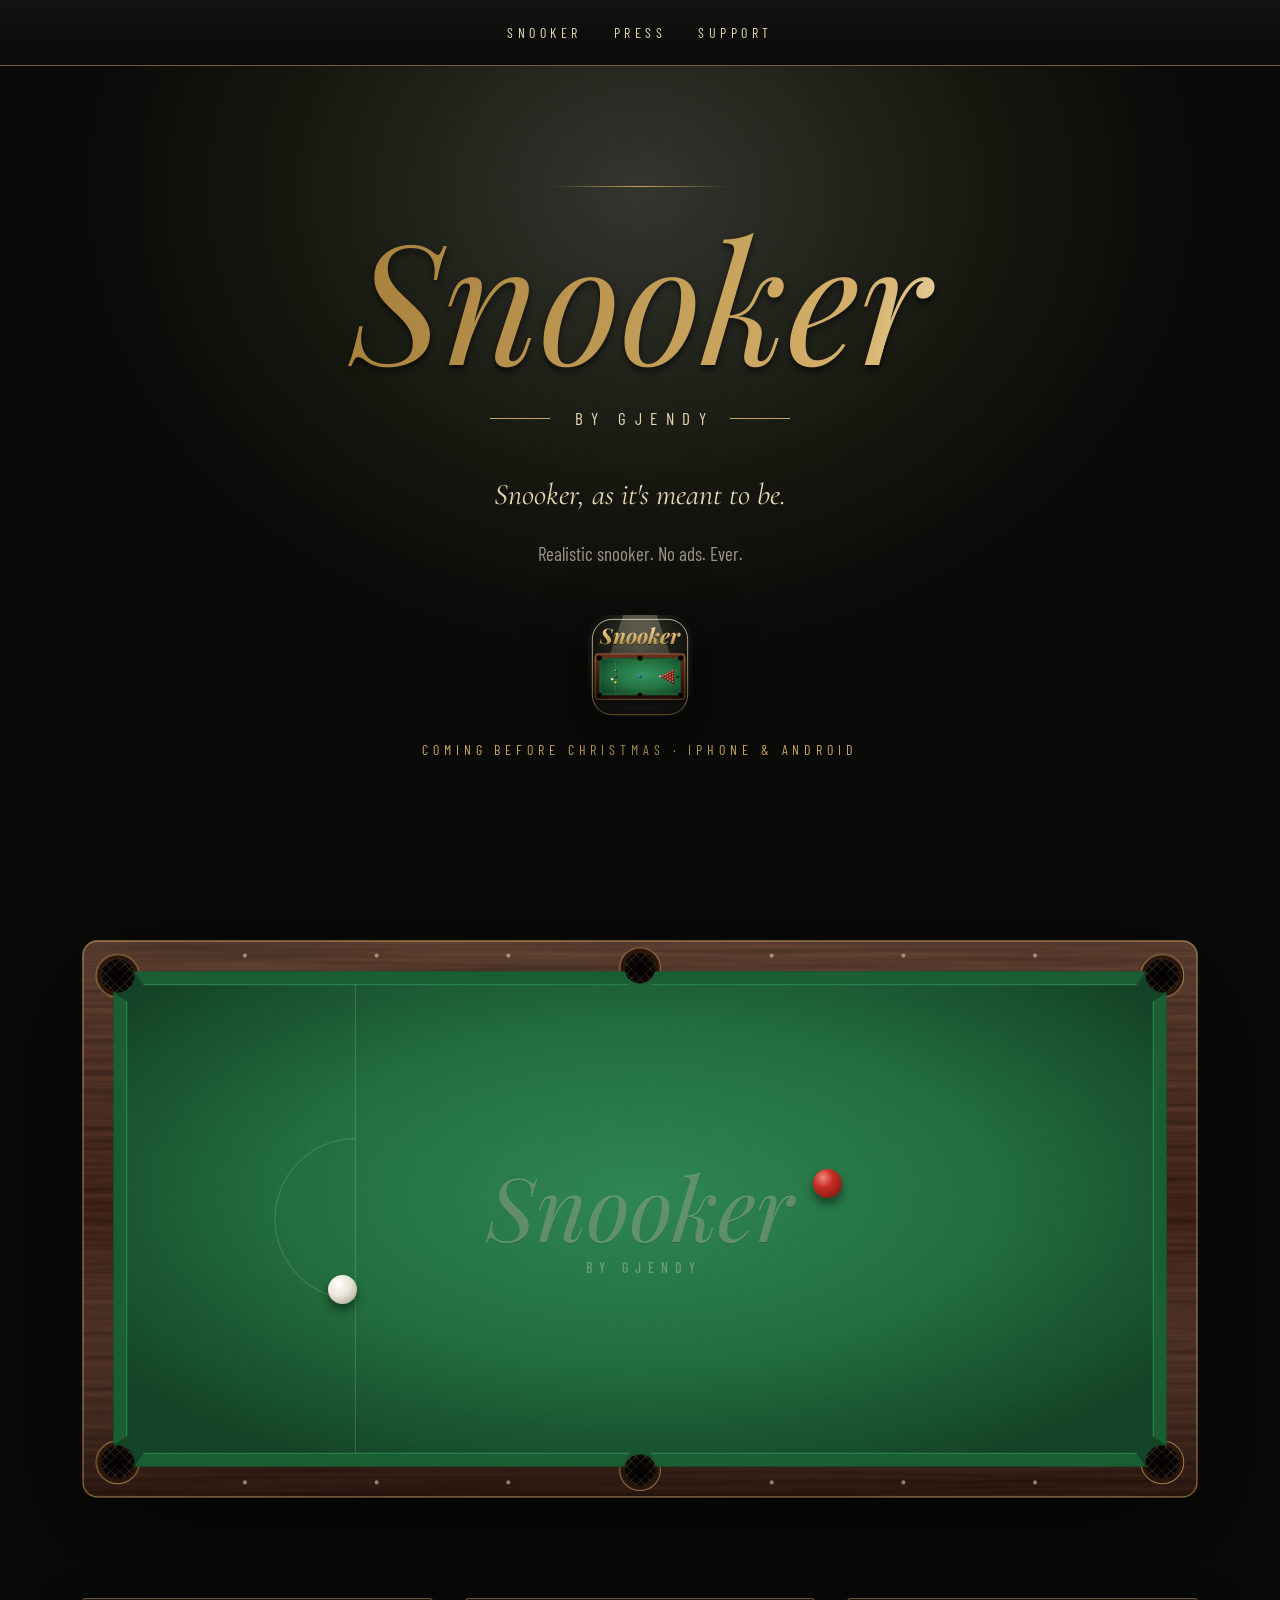
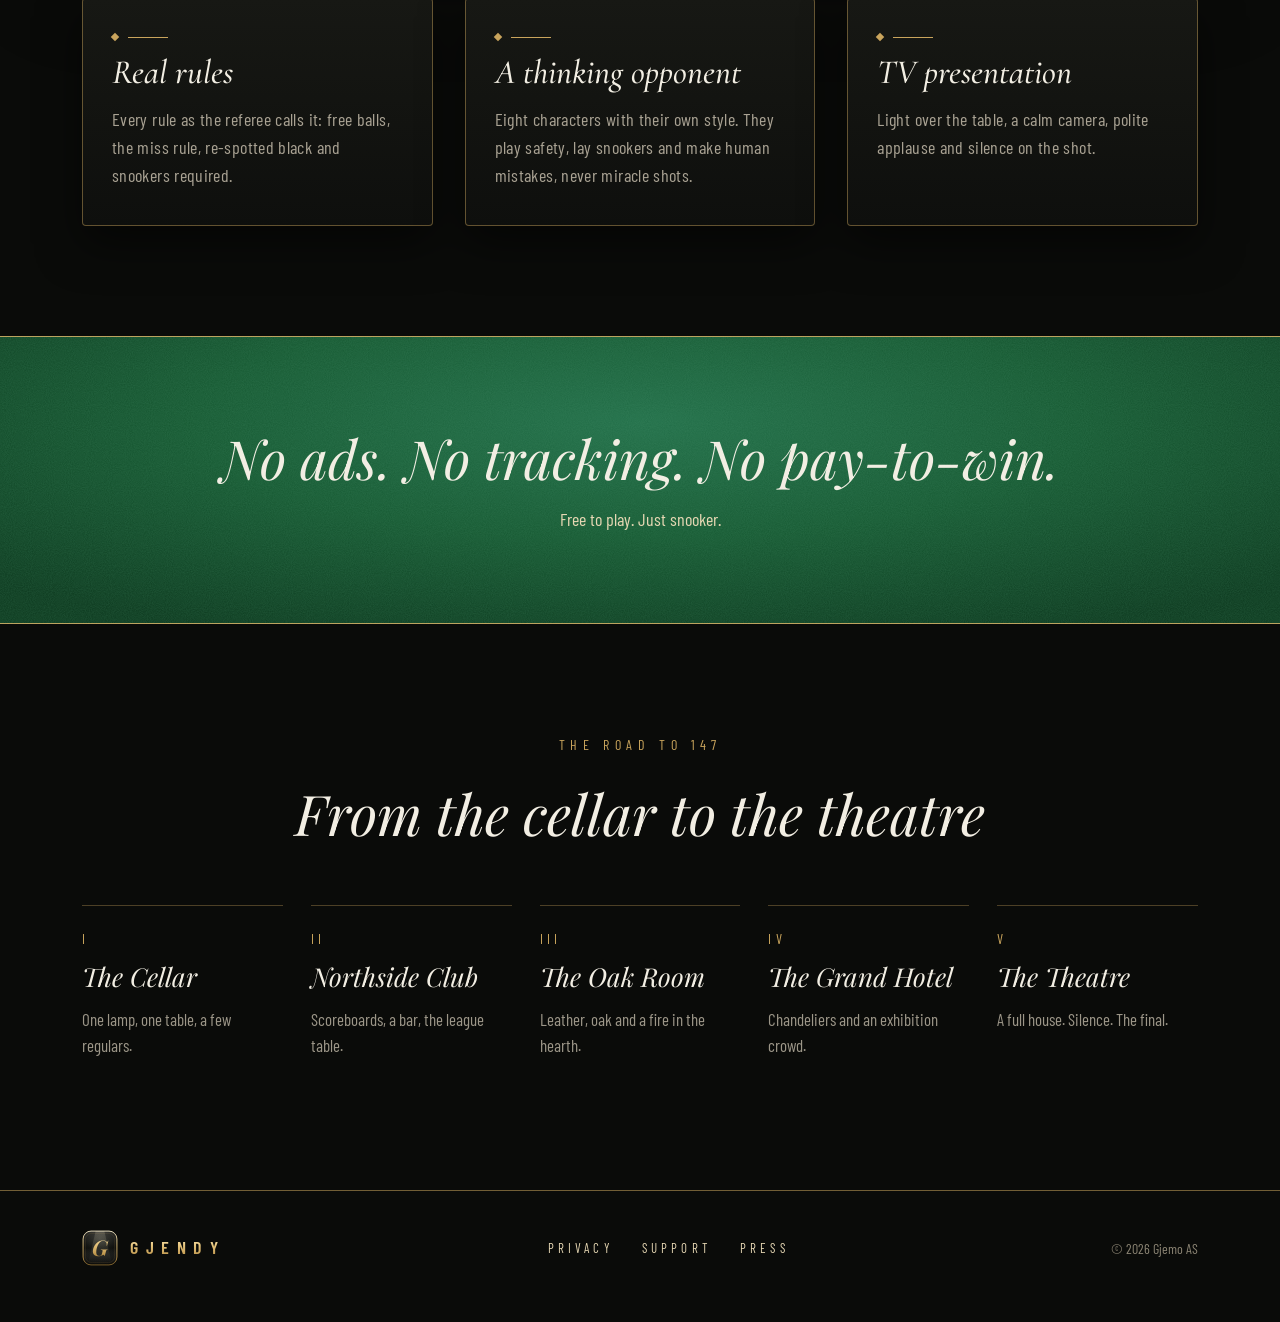
<file: index.html>
<!doctype html>
<html lang="en">
<head>
<meta charset="utf-8">
<meta name="viewport" content="width=device-width,initial-scale=1">
<title>Snooker by Gjendy</title>
<meta name="description" content="Snooker, as it's meant to be. Full professional rules, a tactical opponent and TV-style presentation. Coming before Christmas to iPhone and Android. Free, no ads.">
<meta name="theme-color" content="#0A0B09">
<link rel="canonical" href="https://gjendy.com/">
<meta property="og:type" content="website">
<meta property="og:site_name" content="Gjendy">
<meta property="og:title" content="Snooker by Gjendy - coming before Christmas">
<meta property="og:description" content="Snooker, as it's meant to be. Full professional rules, a tactical AI and TV-style presentation. Free, no ads.">
<meta property="og:url" content="https://gjendy.com/">
<meta property="og:image" content="https://gjendy.com/og-image.png">
<meta property="og:image:width" content="1200">
<meta property="og:image:height" content="630">
<meta property="og:image:alt" content="Snooker by Gjendy. Snooker, as it's meant to be. Coming before Christmas.">
<meta name="twitter:card" content="summary_large_image">
<meta name="twitter:title" content="Snooker by Gjendy - coming before Christmas">
<meta name="twitter:description" content="Snooker, as it's meant to be. Free, no ads.">
<meta name="twitter:image" content="https://gjendy.com/og-image.png">
<link rel="icon" href="favicon.svg" type="image/svg+xml">
<link rel="preload" href="fonts/playfair-display-italic-400.woff2" as="font" type="font/woff2" crossorigin>
<link rel="stylesheet" href="style.css">
<style>.logo.sheen.rise{animation:sheen 7s ease-in-out infinite,rise 1.2s ease-out both}@media (prefers-reduced-motion:reduce){.logo.sheen.rise{animation:none}}</style>
</head>
<body>
<svg class="sprite" aria-hidden="true" focusable="false"><symbol id="gmark" viewBox="0 0 100 100"><defs><linearGradient id="mkg" x1="0" y1="0" x2="0" y2="1"><stop offset="0" stop-color="#FFF4D2"/><stop offset="0.4" stop-color="#E8C77F"/><stop offset="0.75" stop-color="#C29A50"/><stop offset="1" stop-color="#8A6A2E"/></linearGradient><radialGradient id="mksq" cx="50%" cy="22%" r="85%"><stop offset="0" stop-color="#2E2F29"/><stop offset="0.5" stop-color="#121310"/><stop offset="1" stop-color="#070806"/></radialGradient><linearGradient id="mkcone" x1="0" y1="0" x2="0" y2="1"><stop offset="0" stop-color="#FFF4D2" stop-opacity="0.16"/><stop offset="1" stop-color="#FFF4D2" stop-opacity="0"/></linearGradient><linearGradient id="mkbev" x1="0" y1="0" x2="0" y2="1"><stop offset="0" stop-color="#fff" stop-opacity="0.10"/><stop offset="0.5" stop-color="#fff" stop-opacity="0"/><stop offset="1" stop-color="#000" stop-opacity="0.25"/></linearGradient><clipPath id="mkcl"><rect x="3" y="3" width="94" height="94" rx="22"/></clipPath></defs><rect x="3" y="3" width="94" height="94" rx="22" fill="url(#mksq)"/><g clip-path="url(#mkcl)"><polygon points="38,3 62,3 84,97 16,97" fill="url(#mkcone)"/><rect x="3" y="3" width="94" height="94" fill="url(#mkbev)"/></g><rect x="3" y="3" width="94" height="94" rx="22" fill="none" stroke="url(#mkg)" stroke-width="2.4"/><rect x="9.5" y="9.5" width="81" height="81" rx="16.5" fill="none" stroke="#C9A45C" stroke-width="0.6" opacity="0.55"/><text x="50" y="71" text-anchor="middle" font-family="Playfair Display, Georgia, serif" font-style="italic" font-weight="700" font-size="60" fill="url(#mkg)">G</text></symbol></svg>
<div class="topbar">
<header class="topbar-in">
<nav class="nav" aria-label="Main"><a href="snooker.html">Snooker</a><a href="press.html">Press</a><a href="support.html">Support</a></nav>
</header>
</div>

<main>
<section class="hero">
<div class="hero-glow breathe"></div>
<div class="mote" style="left:38%;top:70%;animation-delay:0s" aria-hidden="true"></div><div class="mote" style="left:45%;top:80%;animation-delay:1.5s" aria-hidden="true"></div><div class="mote" style="left:52%;top:65%;animation-delay:3s" aria-hidden="true"></div><div class="mote" style="left:58%;top:78%;animation-delay:4.5s" aria-hidden="true"></div><div class="mote" style="left:48%;top:60%;animation-delay:6s" aria-hidden="true"></div><div class="mote" style="left:62%;top:72%;animation-delay:2.2s" aria-hidden="true"></div><div class="mote" style="left:41%;top:85%;animation-delay:7.1s" aria-hidden="true"></div><div class="mote" style="left:55%;top:88%;animation-delay:5.3s" aria-hidden="true"></div>
<div class="rule-fade"></div>
<h1 class="logo sheen rise">Snooker</h1>
<div class="by"><i></i><span>BY GJENDY</span><i></i></div>
<p class="tag rise d3">Snooker, as it's meant to be.</p>
<p class="sub rise d5">Realistic snooker. No ads. Ever.</p>
<div class="coming rise d7">
<div class="appicon"><svg viewBox="0 0 100 100" role="img" aria-label="Snooker by Gjendy app icon"><defs><linearGradient id="icg" x1="0" y1="0" x2="0" y2="1"><stop offset="0" stop-color="#FFF4D2"/><stop offset="0.4" stop-color="#E8C77F"/><stop offset="0.75" stop-color="#C29A50"/><stop offset="1" stop-color="#8A6A2E"/></linearGradient><radialGradient id="icsq" cx="50%" cy="20%" r="90%"><stop offset="0" stop-color="#34352D"/><stop offset="0.45" stop-color="#161712"/><stop offset="1" stop-color="#080907"/></radialGradient>
<radialGradient id="icft" cx="55%" cy="45%" r="62%"><stop offset="0" stop-color="#319460"/><stop offset="0.6" stop-color="#21703D"/><stop offset="1" stop-color="#114627"/></radialGradient>
<linearGradient id="icwd" x1="0" y1="0" x2="0" y2="1"><stop offset="0" stop-color="#6A3320"/><stop offset="0.45" stop-color="#43190E"/><stop offset="1" stop-color="#220B05"/></linearGradient>
<linearGradient id="iccone" x1="0" y1="0" x2="0" y2="1"><stop offset="0" stop-color="#FFF4D2" stop-opacity="0.24"/><stop offset="1" stop-color="#FFF4D2" stop-opacity="0"/></linearGradient>
<radialGradient id="icph" cx="50%" cy="50%" r="50%"><stop offset="0" stop-color="#000"/><stop offset="0.78" stop-color="#050302"/><stop offset="1" stop-color="#2A160C"/></radialGradient>
<radialGradient id="icvg" cx="50%" cy="45%" r="72%"><stop offset="0.6" stop-color="#000" stop-opacity="0"/><stop offset="1" stop-color="#000" stop-opacity="0.45"/></radialGradient>
<filter id="icfn" x="0" y="0" width="100%" height="100%"><feTurbulence type="fractalNoise" baseFrequency="0.9" numOctaves="2"/><feGaussianBlur stdDeviation="0.3"/><feColorMatrix values="0 0 0 0 0.12  0 0 0 0 0.36  0 0 0 0 0.21  0 0 0 0.10 0"/><feComposite in2="SourceGraphic" operator="in"/></filter>
<filter id="icsh" x="-50%" y="-50%" width="200%" height="200%"><feGaussianBlur stdDeviation="0.45"/></filter>
<filter id="ictsh" x="-20%" y="-50%" width="140%" height="200%"><feGaussianBlur stdDeviation="2.2"/></filter>
<filter id="ictxs" x="-10%" y="-30%" width="120%" height="160%"><feGaussianBlur in="SourceAlpha" stdDeviation="0.5"/><feOffset dy="0.7"/><feComponentTransfer><feFuncA type="linear" slope="0.7"/></feComponentTransfer><feMerge><feMergeNode/><feMergeNode in="SourceGraphic"/></feMerge></filter><radialGradient id="icr" cx="36%" cy="30%" r="75%"><stop offset="0" stop-color="#F06A5E"/><stop offset="0.45" stop-color="#C0261D"/><stop offset="1" stop-color="#4A0705"/></radialGradient><radialGradient id="icw" cx="36%" cy="30%" r="75%"><stop offset="0" stop-color="#FFFFFF"/><stop offset="0.45" stop-color="#ECE6D6"/><stop offset="1" stop-color="#8E8878"/></radialGradient><radialGradient id="ick" cx="36%" cy="30%" r="75%"><stop offset="0" stop-color="#5A5A55"/><stop offset="0.45" stop-color="#151514"/><stop offset="1" stop-color="#000"/></radialGradient><radialGradient id="icy" cx="36%" cy="30%" r="75%"><stop offset="0" stop-color="#FFF29A"/><stop offset="0.45" stop-color="#E8C21E"/><stop offset="1" stop-color="#7A5E06"/></radialGradient><radialGradient id="icgn" cx="36%" cy="30%" r="75%"><stop offset="0" stop-color="#5FD08A"/><stop offset="0.45" stop-color="#1E8C4A"/><stop offset="1" stop-color="#0A3A1C"/></radialGradient><radialGradient id="icbr" cx="36%" cy="30%" r="75%"><stop offset="0" stop-color="#B57A50"/><stop offset="0.45" stop-color="#6E3A1A"/><stop offset="1" stop-color="#2A1206"/></radialGradient><radialGradient id="icbl" cx="36%" cy="30%" r="75%"><stop offset="0" stop-color="#7FA8FF"/><stop offset="0.45" stop-color="#1F4FC4"/><stop offset="1" stop-color="#0A1E55"/></radialGradient><radialGradient id="icp" cx="36%" cy="30%" r="75%"><stop offset="0" stop-color="#FFC4D4"/><stop offset="0.45" stop-color="#EF8BA6"/><stop offset="1" stop-color="#8A3A50"/></radialGradient></defs><rect width="100" height="100" fill="url(#icsq)"/><polygon points="34,0 66,0 100,100 0,100" fill="url(#iccone)"/><text x="50" y="28" text-anchor="middle" font-family="Playfair Display, Georgia, serif" font-style="italic" font-weight="700" font-size="20.5" fill="url(#icg)" filter="url(#ictxs)">Snooker</text><ellipse cx="50.0" cy="83.0" rx="43.5" ry="3.2" fill="#000" opacity="0.6" filter="url(#ictsh)"/><rect x="6.5" y="37" width="87.0" height="44.5" rx="3.08" fill="url(#icwd)"/><rect x="6.85" y="37.35" width="86.3" height="43.8" rx="2.86" fill="none" stroke="#D9B56C" stroke-width="0.45" opacity="0.85"/><rect x="10.9" y="41.4" width="78.2" height="35.7" fill="url(#icft)"/><rect x="10.9" y="41.4" width="78.2" height="35.7" fill="#1F6B3A" filter="url(#icfn)"/><rect x="11.648" y="42.148" width="76.704" height="34.204" fill="none" stroke="#17592F" stroke-width="1.496"/><rect x="12.396" y="42.896" width="75.208" height="32.708" fill="none" stroke="#3FA26B" stroke-width="0.25" opacity="0.6"/><circle cx="10.9" cy="41.4" r="2.64" fill="url(#icph)"/><circle cx="89.1" cy="41.4" r="2.64" fill="url(#icph)"/><circle cx="10.9" cy="77.1" r="2.64" fill="url(#icph)"/><circle cx="89.1" cy="77.1" r="2.64" fill="url(#icph)"/><circle cx="50" cy="41.4" r="2.64" fill="url(#icph)"/><circle cx="50" cy="77.1" r="2.64" fill="url(#icph)"/><line x1="26.54" y1="42.896" x2="26.54" y2="75.604" stroke="#E9F2E4" stroke-opacity="0.28" stroke-width="0.3"/><path d="M 26.54 53.538 A 5.712 5.712 0 0 0 26.54 64.962" fill="none" stroke="#E9F2E4" stroke-opacity="0.28" stroke-width="0.3"/><ellipse cx="26.865" cy="53.993" rx="1.3" ry="1.17" fill="#000" opacity="0.45" filter="url(#icsh)"/><circle cx="26.54" cy="53.538" r="1.3" fill="url(#icgn)"/><circle cx="26.111" cy="53.044" r="0.39" fill="#fff" opacity="0.65"/><ellipse cx="26.865" cy="59.705" rx="1.3" ry="1.17" fill="#000" opacity="0.45" filter="url(#icsh)"/><circle cx="26.54" cy="59.25" r="1.3" fill="url(#icbr)"/><circle cx="26.111" cy="58.756" r="0.39" fill="#fff" opacity="0.65"/><ellipse cx="26.865" cy="65.417" rx="1.3" ry="1.17" fill="#000" opacity="0.45" filter="url(#icsh)"/><circle cx="26.54" cy="64.962" r="1.3" fill="url(#icy)"/><circle cx="26.111" cy="64.468" r="0.39" fill="#fff" opacity="0.65"/><ellipse cx="50.325" cy="59.705" rx="1.3" ry="1.17" fill="#000" opacity="0.45" filter="url(#icsh)"/><circle cx="50" cy="59.25" r="1.3" fill="url(#icbl)"/><circle cx="49.571" cy="58.756" r="0.39" fill="#fff" opacity="0.65"/><ellipse cx="69.875" cy="59.705" rx="1.3" ry="1.17" fill="#000" opacity="0.45" filter="url(#icsh)"/><circle cx="69.55" cy="59.25" r="1.3" fill="url(#icp)"/><circle cx="69.121" cy="58.756" r="0.39" fill="#fff" opacity="0.65"/><ellipse cx="72.735" cy="59.705" rx="1.3" ry="1.17" fill="#000" opacity="0.45" filter="url(#icsh)"/><circle cx="72.41" cy="59.25" r="1.3" fill="url(#icr)"/><circle cx="71.981" cy="58.756" r="0.39" fill="#fff" opacity="0.65"/><ellipse cx="74.997" cy="58.405" rx="1.3" ry="1.17" fill="#000" opacity="0.45" filter="url(#icsh)"/><circle cx="74.672" cy="57.95" r="1.3" fill="url(#icr)"/><circle cx="74.243" cy="57.456" r="0.39" fill="#fff" opacity="0.65"/><ellipse cx="74.997" cy="61.005" rx="1.3" ry="1.17" fill="#000" opacity="0.45" filter="url(#icsh)"/><circle cx="74.672" cy="60.55" r="1.3" fill="url(#icr)"/><circle cx="74.243" cy="60.056" r="0.39" fill="#fff" opacity="0.65"/><ellipse cx="77.259" cy="57.105" rx="1.3" ry="1.17" fill="#000" opacity="0.45" filter="url(#icsh)"/><circle cx="76.934" cy="56.65" r="1.3" fill="url(#icr)"/><circle cx="76.505" cy="56.156" r="0.39" fill="#fff" opacity="0.65"/><ellipse cx="77.259" cy="59.705" rx="1.3" ry="1.17" fill="#000" opacity="0.45" filter="url(#icsh)"/><circle cx="76.934" cy="59.25" r="1.3" fill="url(#icr)"/><circle cx="76.505" cy="58.756" r="0.39" fill="#fff" opacity="0.65"/><ellipse cx="77.259" cy="62.305" rx="1.3" ry="1.17" fill="#000" opacity="0.45" filter="url(#icsh)"/><circle cx="76.934" cy="61.85" r="1.3" fill="url(#icr)"/><circle cx="76.505" cy="61.356" r="0.39" fill="#fff" opacity="0.65"/><ellipse cx="79.521" cy="55.805" rx="1.3" ry="1.17" fill="#000" opacity="0.45" filter="url(#icsh)"/><circle cx="79.196" cy="55.35" r="1.3" fill="url(#icr)"/><circle cx="78.767" cy="54.856" r="0.39" fill="#fff" opacity="0.65"/><ellipse cx="79.521" cy="58.405" rx="1.3" ry="1.17" fill="#000" opacity="0.45" filter="url(#icsh)"/><circle cx="79.196" cy="57.95" r="1.3" fill="url(#icr)"/><circle cx="78.767" cy="57.456" r="0.39" fill="#fff" opacity="0.65"/><ellipse cx="79.521" cy="61.005" rx="1.3" ry="1.17" fill="#000" opacity="0.45" filter="url(#icsh)"/><circle cx="79.196" cy="60.55" r="1.3" fill="url(#icr)"/><circle cx="78.767" cy="60.056" r="0.39" fill="#fff" opacity="0.65"/><ellipse cx="79.521" cy="63.605" rx="1.3" ry="1.17" fill="#000" opacity="0.45" filter="url(#icsh)"/><circle cx="79.196" cy="63.15" r="1.3" fill="url(#icr)"/><circle cx="78.767" cy="62.656" r="0.39" fill="#fff" opacity="0.65"/><ellipse cx="81.783" cy="54.505" rx="1.3" ry="1.17" fill="#000" opacity="0.45" filter="url(#icsh)"/><circle cx="81.458" cy="54.05" r="1.3" fill="url(#icr)"/><circle cx="81.029" cy="53.556" r="0.39" fill="#fff" opacity="0.65"/><ellipse cx="81.783" cy="57.105" rx="1.3" ry="1.17" fill="#000" opacity="0.45" filter="url(#icsh)"/><circle cx="81.458" cy="56.65" r="1.3" fill="url(#icr)"/><circle cx="81.029" cy="56.156" r="0.39" fill="#fff" opacity="0.65"/><ellipse cx="81.783" cy="59.705" rx="1.3" ry="1.17" fill="#000" opacity="0.45" filter="url(#icsh)"/><circle cx="81.458" cy="59.25" r="1.3" fill="url(#icr)"/><circle cx="81.029" cy="58.756" r="0.39" fill="#fff" opacity="0.65"/><ellipse cx="81.783" cy="62.305" rx="1.3" ry="1.17" fill="#000" opacity="0.45" filter="url(#icsh)"/><circle cx="81.458" cy="61.85" r="1.3" fill="url(#icr)"/><circle cx="81.029" cy="61.356" r="0.39" fill="#fff" opacity="0.65"/><ellipse cx="81.783" cy="64.905" rx="1.3" ry="1.17" fill="#000" opacity="0.45" filter="url(#icsh)"/><circle cx="81.458" cy="64.45" r="1.3" fill="url(#icr)"/><circle cx="81.029" cy="63.956" r="0.39" fill="#fff" opacity="0.65"/><ellipse cx="86.254" cy="59.705" rx="1.3" ry="1.17" fill="#000" opacity="0.45" filter="url(#icsh)"/><circle cx="85.929" cy="59.25" r="1.3" fill="url(#ick)"/><circle cx="85.5" cy="58.756" r="0.39" fill="#fff" opacity="0.65"/><ellipse cx="23.723" cy="62.275" rx="1.3" ry="1.17" fill="#000" opacity="0.45" filter="url(#icsh)"/><circle cx="23.398" cy="61.82" r="1.3" fill="url(#icw)"/><circle cx="22.969" cy="61.326" r="0.39" fill="#fff" opacity="0.65"/><rect width="100" height="100" fill="url(#icvg)"/><rect x="4.2" y="4.2" width="91.6" height="91.6" rx="19" fill="none" stroke="url(#icg)" stroke-width="0.9" opacity="0.75"/></svg></div>
<div>COMING BEFORE CHRISTMAS &middot; IPHONE &amp; ANDROID</div></div>
</section>

<section class="stage" aria-label="Snooker table">
<div class="table">
<svg viewBox="0 0 1000 500" role="img" aria-label="A snooker table, seen from above">
<defs>
<filter id="tw" x="0" y="0" width="100%" height="100%"><feTurbulence type="fractalNoise" baseFrequency="0.004 0.18" numOctaves="3" seed="11"></feTurbulence><feColorMatrix values="0 0 0 0 0.24  0 0 0 0 0.08  0 0 0 0 0.04  0 0 0 0.5 0"></feColorMatrix><feComposite in2="SourceGraphic" operator="in"></feComposite></filter>
<filter id="tf" x="0" y="0" width="100%" height="100%"><feTurbulence type="fractalNoise" baseFrequency="0.9" numOctaves="2" seed="3"></feTurbulence><feGaussianBlur stdDeviation="0.35"></feGaussianBlur><feColorMatrix values="0 0 0 0 0.12  0 0 0 0 0.36  0 0 0 0 0.21  0 0 0 0.10 0"></feColorMatrix><feComposite in2="SourceGraphic" operator="in"></feComposite></filter>
<radialGradient id="tl" cx="50%" cy="45%" r="62%"><stop offset="0" stop-color="#2C8452"></stop><stop offset="0.55" stop-color="#1F6B3A"></stop><stop offset="1" stop-color="#103E22"></stop></radialGradient>
<linearGradient id="rs" x1="0" y1="0" x2="0" y2="1"><stop offset="0" stop-color="#FFE7C2" stop-opacity="0.14"></stop><stop offset="0.5" stop-color="#FFE7C2" stop-opacity="0"></stop><stop offset="1" stop-color="#000" stop-opacity="0.35"></stop></linearGradient>
<radialGradient id="ph" cx="50%" cy="50%" r="50%"><stop offset="0" stop-color="#000"></stop><stop offset="0.75" stop-color="#050302"></stop><stop offset="1" stop-color="#1A0E08"></stop></radialGradient>
<radialGradient id="lea" cx="40%" cy="35%" r="70%"><stop offset="0" stop-color="#4A2A1A"></stop><stop offset="1" stop-color="#1A0B06"></stop></radialGradient>
<pattern id="net" width="6" height="6" patternUnits="userSpaceOnUse" patternTransform="rotate(45)"><rect width="6" height="6" fill="#0B0604"></rect><path d="M0 0 H6 M0 0 V6" stroke="#8A7558" stroke-width="0.9" opacity="0.75"></path></pattern>
<radialGradient id="deep" cx="50%" cy="50%" r="50%"><stop offset="0" stop-color="#000" stop-opacity="0.95"></stop><stop offset="0.55" stop-color="#000" stop-opacity="0.55"></stop><stop offset="1" stop-color="#000" stop-opacity="0.1"></stop></radialGradient>
<mask id="railonly"><rect width="1000" height="500" fill="#fff"></rect><rect x="28" y="28" width="944" height="444" fill="#000"></rect></mask><mask id="railm"><rect width="1000" height="500" fill="#fff"></rect><rect x="28" y="28" width="944" height="444" fill="#000"></rect><circle cx="32" cy="32" r="15" fill="#000"></circle><circle cx="968" cy="32" r="15" fill="#000"></circle><circle cx="32" cy="468" r="15" fill="#000"></circle><circle cx="968" cy="468" r="15" fill="#000"></circle><circle cx="500.0" cy="25" r="14" fill="#000"></circle><circle cx="500.0" cy="475" r="14" fill="#000"></circle></mask></defs>
<rect x="28" y="28" width="944" height="444" fill="url(#tl)"></rect>
<rect x="28" y="28" width="944" height="444" fill="#1F6B3A" filter="url(#tf)"></rect>
<line x1="245" y1="40" x2="245" y2="460" stroke="#E9F2E4" stroke-opacity="0.16" stroke-width="1"></line>
<path d="M 245 178.0 A 72 72 0 0 0 245 322.0" fill="none" stroke="#E9F2E4" stroke-opacity="0.16" stroke-width="1"></path>
<circle cx="32" cy="32" r="15" fill="url(#net)"></circle><circle cx="32" cy="32" r="15" fill="url(#deep)"></circle><circle cx="968" cy="32" r="15" fill="url(#net)"></circle><circle cx="968" cy="32" r="15" fill="url(#deep)"></circle><circle cx="32" cy="468" r="15" fill="url(#net)"></circle><circle cx="32" cy="468" r="15" fill="url(#deep)"></circle><circle cx="968" cy="468" r="15" fill="url(#net)"></circle><circle cx="968" cy="468" r="15" fill="url(#deep)"></circle><circle cx="500.0" cy="25" r="14" fill="url(#net)"></circle><circle cx="500.0" cy="25" r="14" fill="url(#deep)"></circle><circle cx="500.0" cy="475" r="14" fill="url(#net)"></circle><circle cx="500.0" cy="475" r="14" fill="url(#deep)"></circle><polygon points="47.0,28.0 485.0,28.0 490.0,40.0 55.0,40.0" fill="#1A5E33"></polygon><polygon points="515.0,28.0 953.0,28.0 945.0,40.0 510.0,40.0" fill="#1A5E33"></polygon><polygon points="47.0,472.0 485.0,472.0 490.0,460.0 55.0,460.0" fill="#1A5E33"></polygon><polygon points="515.0,472.0 953.0,472.0 945.0,460.0 510.0,460.0" fill="#1A5E33"></polygon><polygon points="28.0,47.0 28.0,453.0 40.0,445.0 40.0,55.0" fill="#1A5E33"></polygon><polygon points="972.0,47.0 972.0,453.0 960.0,445.0 960.0,55.0" fill="#1A5E33"></polygon><g stroke="#2E8A57" stroke-width="1.2" opacity="0.8"><line x1="55" y1="40" x2="490.0" y2="40"></line><line x1="510.0" y1="40" x2="945" y2="40"></line><line x1="55" y1="460" x2="490.0" y2="460"></line><line x1="510.0" y1="460" x2="945" y2="460"></line><line x1="40" y1="55" x2="40" y2="445"></line><line x1="960" y1="55" x2="960" y2="445"></line></g><g mask="url(#railm)">
<rect x="0" y="0" width="1000" height="500" rx="14" fill="#24100A"></rect>
<rect x="0" y="0" width="1000" height="500" rx="14" fill="#24100A" filter="url(#tw)"></rect>
<rect x="0" y="0" width="1000" height="500" rx="14" fill="url(#rs)"></rect>
</g>
<g mask="url(#railonly)"><circle cx="32" cy="32" r="17" fill="none" stroke="#2A160C" stroke-width="4"></circle><circle cx="32" cy="32" r="19.2" fill="none" stroke="#C9A45C" stroke-width="0.9" opacity="0.7"></circle><circle cx="968" cy="32" r="17" fill="none" stroke="#2A160C" stroke-width="4"></circle><circle cx="968" cy="32" r="19.2" fill="none" stroke="#C9A45C" stroke-width="0.9" opacity="0.7"></circle><circle cx="32" cy="468" r="17" fill="none" stroke="#2A160C" stroke-width="4"></circle><circle cx="32" cy="468" r="19.2" fill="none" stroke="#C9A45C" stroke-width="0.9" opacity="0.7"></circle><circle cx="968" cy="468" r="17" fill="none" stroke="#2A160C" stroke-width="4"></circle><circle cx="968" cy="468" r="19.2" fill="none" stroke="#C9A45C" stroke-width="0.9" opacity="0.7"></circle><circle cx="500.0" cy="25" r="16" fill="none" stroke="#2A160C" stroke-width="4"></circle><circle cx="500.0" cy="25" r="18.2" fill="none" stroke="#C9A45C" stroke-width="0.9" opacity="0.7"></circle><circle cx="500.0" cy="475" r="16" fill="none" stroke="#2A160C" stroke-width="4"></circle><circle cx="500.0" cy="475" r="18.2" fill="none" stroke="#C9A45C" stroke-width="0.9" opacity="0.7"></circle></g>
<rect x="1" y="1" width="998" height="498" rx="13" fill="none" stroke="#C9A45C" stroke-width="1" opacity="0.6"></rect>
<circle cx="146.0" cy="14" r="1.8" fill="#E7D8B4" opacity="0.55"></circle><circle cx="146.0" cy="486" r="1.8" fill="#E7D8B4" opacity="0.55"></circle><circle cx="264.0" cy="14" r="1.8" fill="#E7D8B4" opacity="0.55"></circle><circle cx="264.0" cy="486" r="1.8" fill="#E7D8B4" opacity="0.55"></circle><circle cx="382.0" cy="14" r="1.8" fill="#E7D8B4" opacity="0.55"></circle><circle cx="382.0" cy="486" r="1.8" fill="#E7D8B4" opacity="0.55"></circle><circle cx="618.0" cy="14" r="1.8" fill="#E7D8B4" opacity="0.55"></circle><circle cx="618.0" cy="486" r="1.8" fill="#E7D8B4" opacity="0.55"></circle><circle cx="736.0" cy="14" r="1.8" fill="#E7D8B4" opacity="0.55"></circle><circle cx="736.0" cy="486" r="1.8" fill="#E7D8B4" opacity="0.55"></circle><circle cx="854.0" cy="14" r="1.8" fill="#E7D8B4" opacity="0.55"></circle><circle cx="854.0" cy="486" r="1.8" fill="#E7D8B4" opacity="0.55"></circle></svg>
<div class="table-label" aria-hidden="true"><div class="t1">Snooker</div><div class="t2">BY GJENDY</div></div>
<div class="redball" aria-hidden="true"></div><div class="cueball" aria-hidden="true"></div>
</div>
</section>

<section class="cards" aria-label="What makes it different">
<div class="card"><div class="pip"><i></i><b></b></div><h2>Real rules</h2><p>Every rule as the referee calls it: free balls, the miss rule, re-spotted black and snookers required.</p></div>
<div class="card"><div class="pip"><i></i><b></b></div><h2>A thinking opponent</h2><p>Eight characters with their own style. They play safety, lay snookers and make human mistakes, never miracle shots.</p></div>
<div class="card"><div class="pip"><i></i><b></b></div><h2>TV presentation</h2><p>Light over the table, a calm camera, polite applause and silence on the shot.</p></div>
</section>

<section class="felt">
<svg aria-hidden="true" focusable="false"><filter id="fw"><feTurbulence type="fractalNoise" baseFrequency="0.95" numOctaves="2" stitchTiles="stitch"></feTurbulence><feColorMatrix values="0 0 0 0 0.10  0 0 0 0 0.36  0 0 0 0 0.20  0 0 0 0.45 0"></feColorMatrix></filter><rect width="100%" height="100%" filter="url(#fw)"></rect></svg>
<p class="big">No ads. No tracking. No pay-to-win.</p>
<p class="small">Free to play. Just snooker.</p>
</section>

<section class="rooms">
<div class="rooms-head">
<p class="eyebrow">THE ROAD TO 147</p>
<h2>From the cellar to the theatre</h2>
</div>
<ol class="room-list">
<li><span class="n">I</span><span class="name">The Cellar</span><span class="desc">One lamp, one table, a few regulars.</span></li>
<li><span class="n">II</span><span class="name">Northside Club</span><span class="desc">Scoreboards, a bar, the league table.</span></li>
<li><span class="n">III</span><span class="name">The Oak Room</span><span class="desc">Leather, oak and a fire in the hearth.</span></li>
<li><span class="n">IV</span><span class="name">The Grand Hotel</span><span class="desc">Chandeliers and an exhibition crowd.</span></li>
<li><span class="n">V</span><span class="name">The Theatre</span><span class="desc">A full house. Silence. The final.</span></li>
</ol>
</section>
</main>

<div class="botbar">
<footer class="botbar-in">
<a class="brand" href="./" aria-label="Gjendy"><svg width="36" height="36" aria-hidden="true"><use href="#gmark"/></svg><span>GJENDY</span></a>
<nav class="nav" aria-label="Footer"><a href="privacy.html">Privacy</a><a href="support.html">Support</a><a href="press.html">Press</a></nav>
<small>&copy; 2026 Gjemo AS</small>
</footer>
</div>
</body>
</html>
</file>
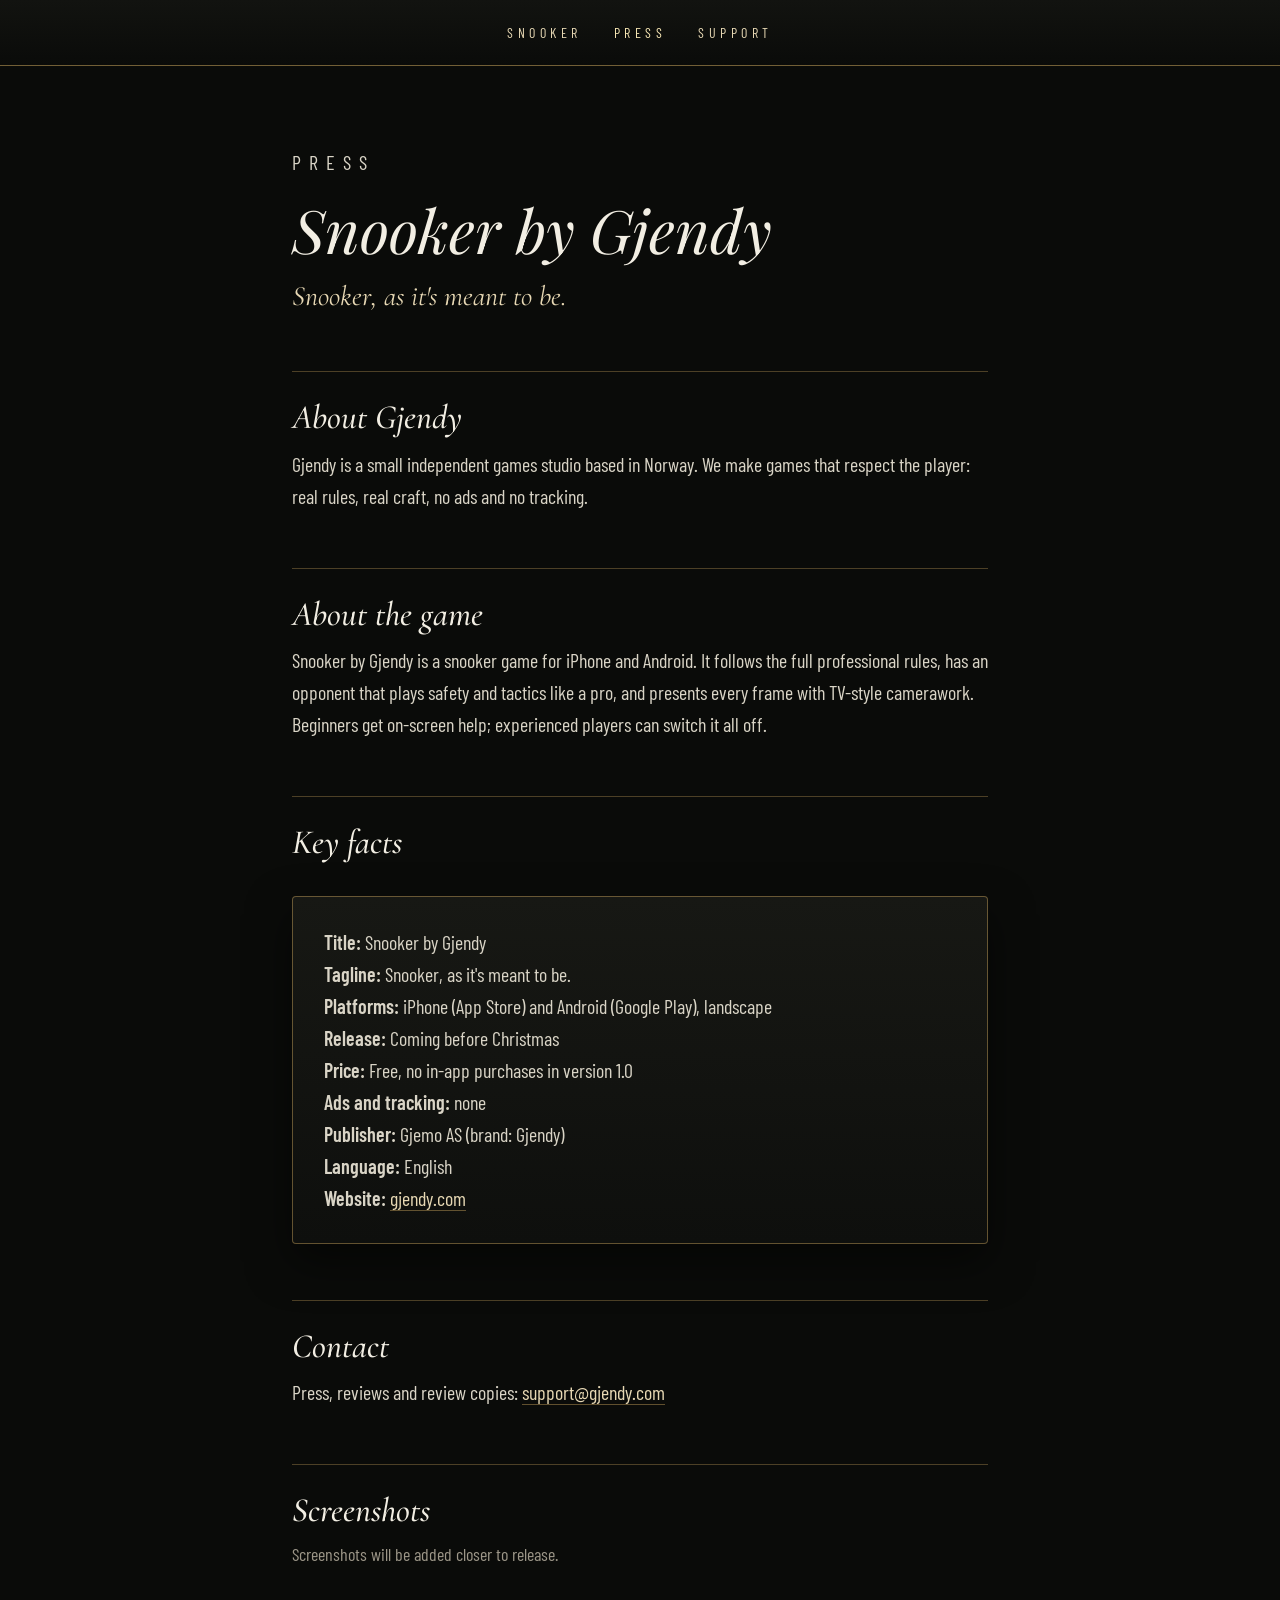
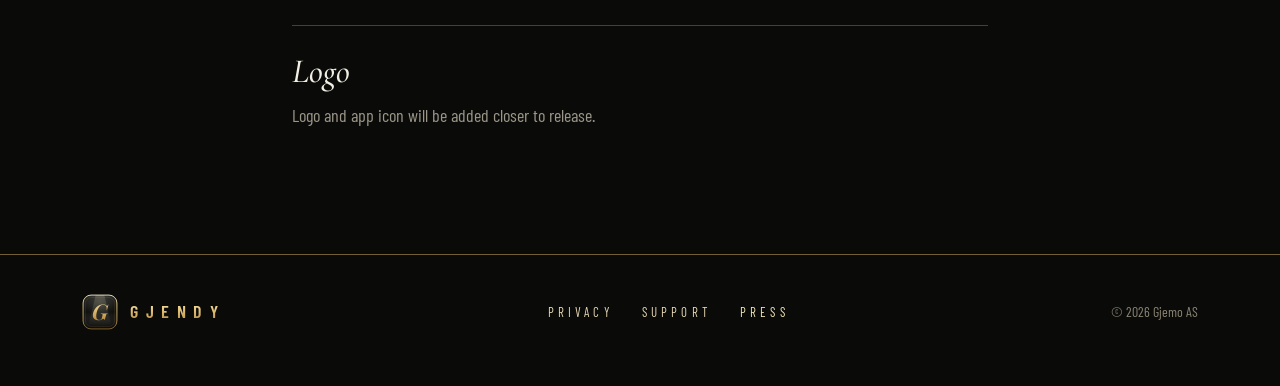
<file: press.html>
<!doctype html>
<html lang="en">
<head>
<meta charset="utf-8">
<meta name="viewport" content="width=device-width,initial-scale=1">
<title>Press - Gjendy</title>
<meta name="description" content="Press information for Snooker by Gjendy: key facts, contact, screenshots and logo.">
<meta name="theme-color" content="#0A0B09">
<link rel="canonical" href="https://gjendy.com/press.html">
<meta property="og:type" content="website">
<meta property="og:site_name" content="Gjendy">
<meta property="og:title" content="Press - Snooker by Gjendy">
<meta property="og:description" content="Key facts, contact, screenshots and logo for Snooker by Gjendy.">
<meta property="og:url" content="https://gjendy.com/press.html">
<meta property="og:image" content="https://gjendy.com/og-image.png">
<meta property="og:image:width" content="1200">
<meta property="og:image:height" content="630">
<meta name="twitter:card" content="summary_large_image">
<link rel="icon" href="favicon.svg" type="image/svg+xml">
<link rel="stylesheet" href="style.css">
</head>
<body>
<svg class="sprite" aria-hidden="true" focusable="false"><symbol id="gmark" viewBox="0 0 100 100"><defs><linearGradient id="mkg" x1="0" y1="0" x2="0" y2="1"><stop offset="0" stop-color="#FFF4D2"/><stop offset="0.4" stop-color="#E8C77F"/><stop offset="0.75" stop-color="#C29A50"/><stop offset="1" stop-color="#8A6A2E"/></linearGradient><radialGradient id="mksq" cx="50%" cy="22%" r="85%"><stop offset="0" stop-color="#2E2F29"/><stop offset="0.5" stop-color="#121310"/><stop offset="1" stop-color="#070806"/></radialGradient><linearGradient id="mkcone" x1="0" y1="0" x2="0" y2="1"><stop offset="0" stop-color="#FFF4D2" stop-opacity="0.16"/><stop offset="1" stop-color="#FFF4D2" stop-opacity="0"/></linearGradient><linearGradient id="mkbev" x1="0" y1="0" x2="0" y2="1"><stop offset="0" stop-color="#fff" stop-opacity="0.10"/><stop offset="0.5" stop-color="#fff" stop-opacity="0"/><stop offset="1" stop-color="#000" stop-opacity="0.25"/></linearGradient><clipPath id="mkcl"><rect x="3" y="3" width="94" height="94" rx="22"/></clipPath></defs><rect x="3" y="3" width="94" height="94" rx="22" fill="url(#mksq)"/><g clip-path="url(#mkcl)"><polygon points="38,3 62,3 84,97 16,97" fill="url(#mkcone)"/><rect x="3" y="3" width="94" height="94" fill="url(#mkbev)"/></g><rect x="3" y="3" width="94" height="94" rx="22" fill="none" stroke="url(#mkg)" stroke-width="2.4"/><rect x="9.5" y="9.5" width="81" height="81" rx="16.5" fill="none" stroke="#C9A45C" stroke-width="0.6" opacity="0.55"/><text x="50" y="71" text-anchor="middle" font-family="Playfair Display, Georgia, serif" font-style="italic" font-weight="700" font-size="60" fill="url(#mkg)">G</text></symbol></svg>
<div class="topbar">
<header class="topbar-in">
<nav class="nav" aria-label="Main"><a href="snooker.html">Snooker</a><a href="press.html" aria-current="page">Press</a><a href="support.html">Support</a></nav>
</header>
</div>
<main>
<div class="page">
<p class="eyebrow">Press</p>
<h1>Snooker by Gjendy</h1>
<p class="lead">Snooker, as it's meant to be.</p>

<h2>About Gjendy</h2>
<p>Gjendy is a small independent games studio based in Norway. We make games that respect the player: real rules, real craft, no ads and no tracking.</p>

<h2>About the game</h2>
<p>Snooker by Gjendy is a snooker game for iPhone and Android. It follows the full professional rules, has an opponent that plays safety and tactics like a pro, and presents every frame with TV-style camerawork. Beginners get on-screen help; experienced players can switch it all off.</p>

<h2>Key facts</h2>
<div class="panel">
<p><strong>Title:</strong> Snooker by Gjendy<br>
<strong>Tagline:</strong> Snooker, as it's meant to be.<br>
<strong>Platforms:</strong> iPhone (App Store) and Android (Google Play), landscape<br>
<strong>Release:</strong> Coming before Christmas<br>
<strong>Price:</strong> Free, no in-app purchases in version 1.0<br>
<strong>Ads and tracking:</strong> none<br>
<strong>Publisher:</strong> Gjemo AS (brand: Gjendy)<br>
<strong>Language:</strong> English<br>
<strong>Website:</strong> <a href="./">gjendy.com</a></p>
</div>

<h2>Contact</h2>
<p>Press, reviews and review copies: <a href="mailto:support@gjendy.com">support@gjendy.com</a></p>

<h2>Screenshots</h2>
<p class="muted">Screenshots will be added closer to release.</p>

<h2>Logo</h2>
<p class="muted">Logo and app icon will be added closer to release.</p>
</div>
</main>
<div class="botbar">
<footer class="botbar-in">
<a class="brand" href="./" aria-label="Gjendy"><svg width="36" height="36" aria-hidden="true"><use href="#gmark"/></svg><span>GJENDY</span></a>
<nav class="nav" aria-label="Footer"><a href="privacy.html">Privacy</a><a href="support.html">Support</a><a href="press.html" aria-current="page">Press</a></nav>
<small>&copy; 2026 Gjemo AS</small>
</footer>
</div>
</body>
</html>
</file>
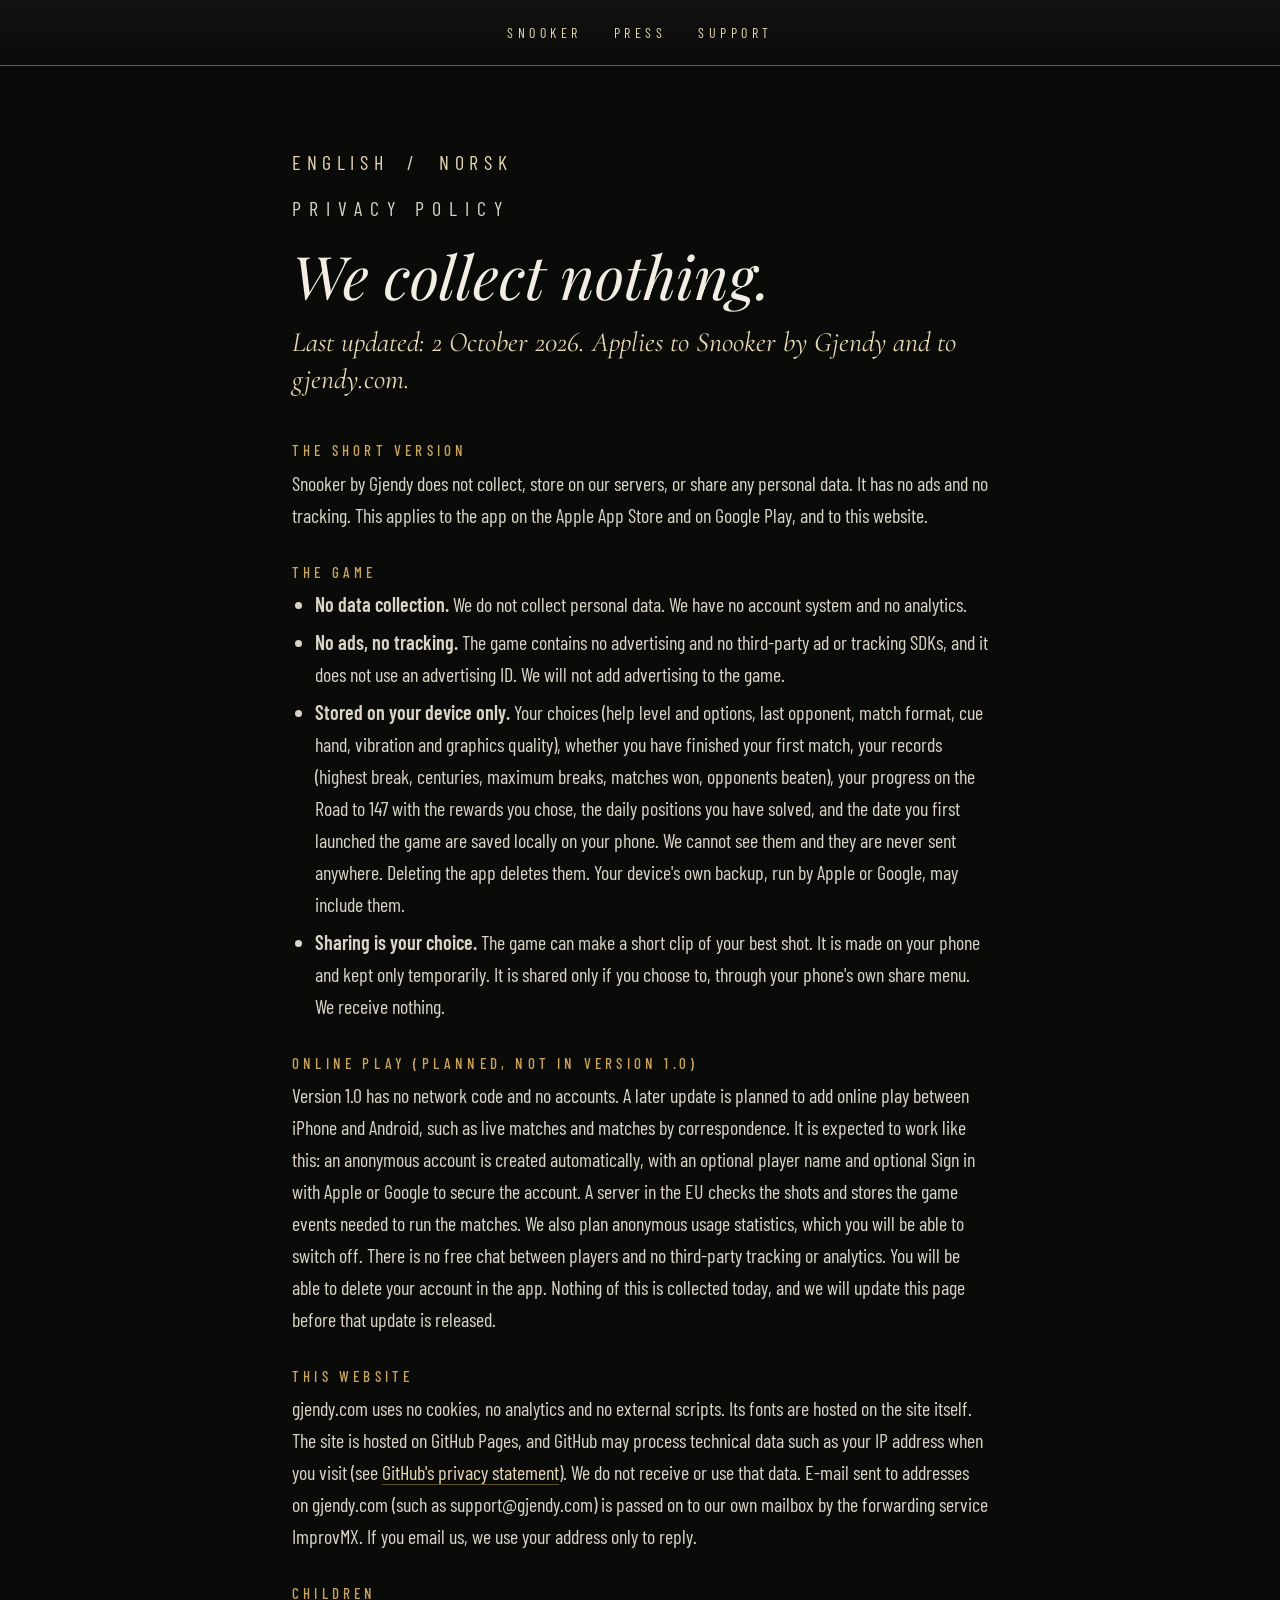
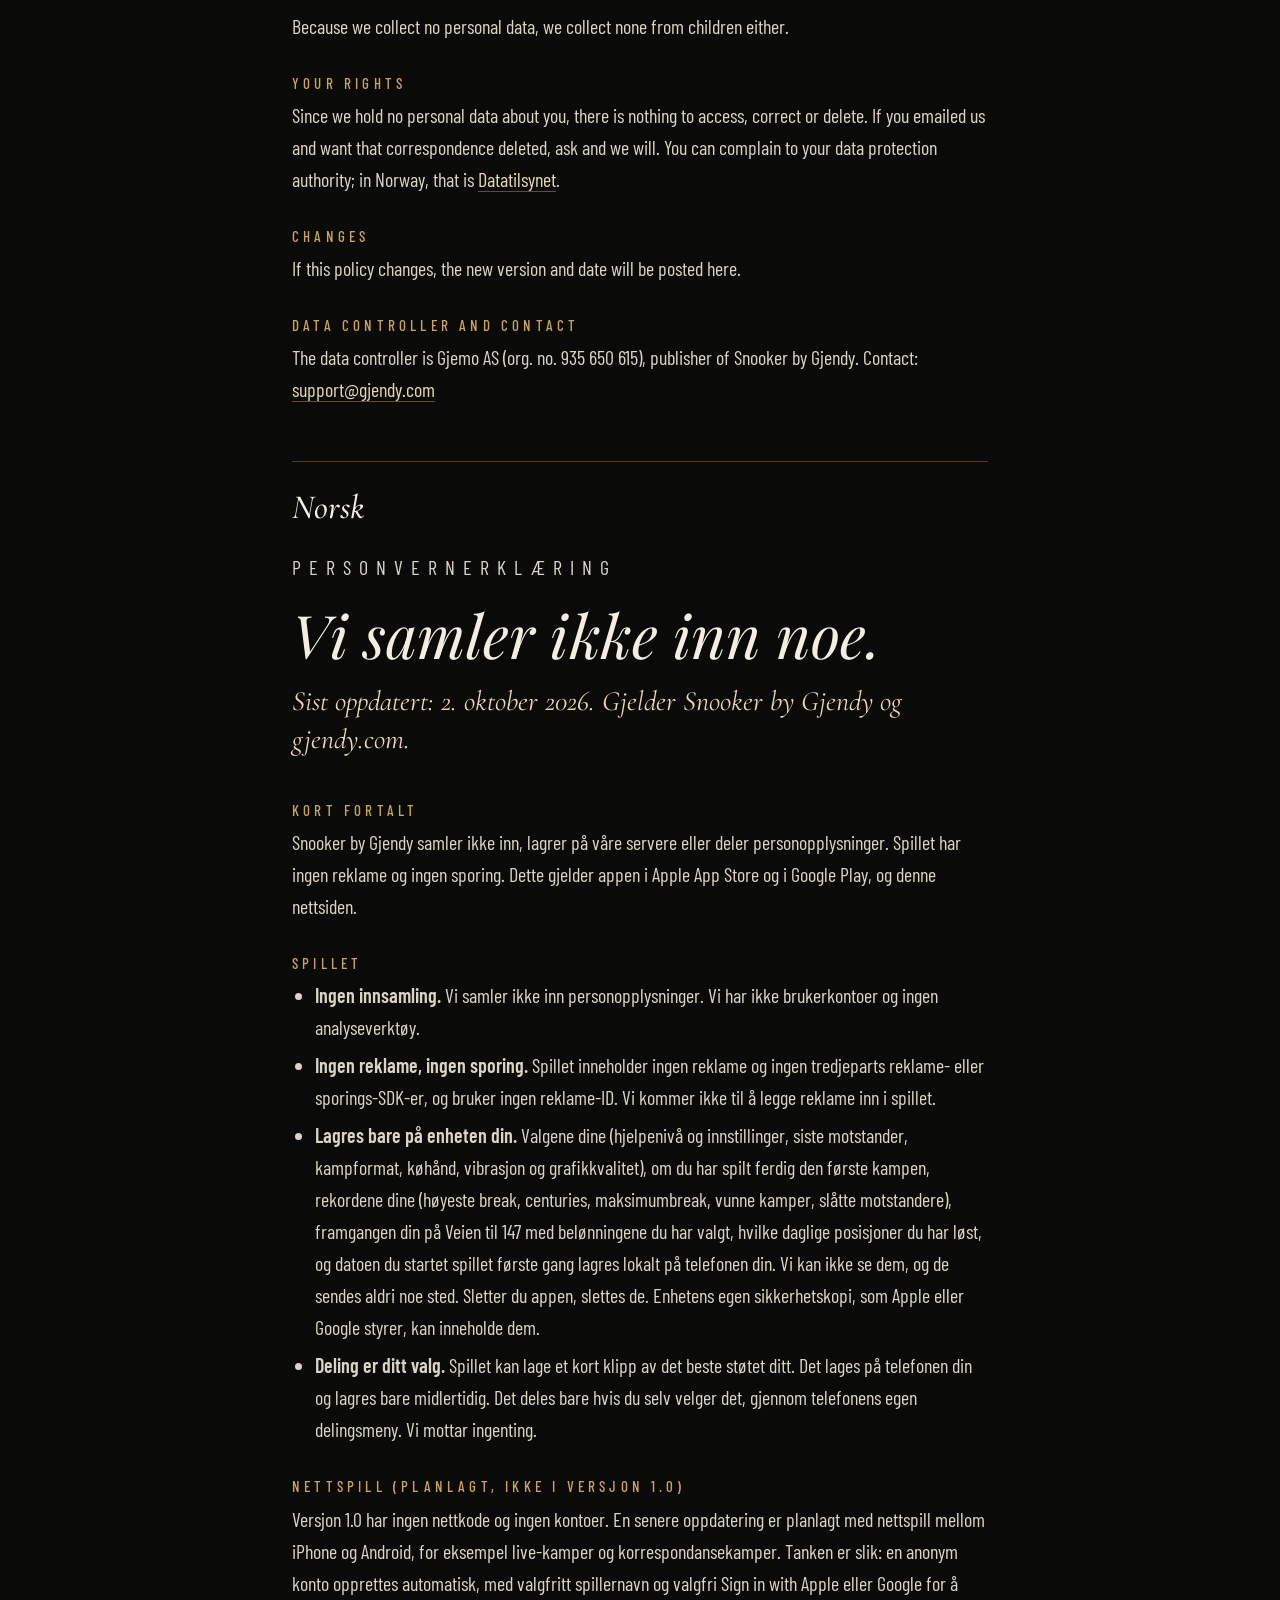
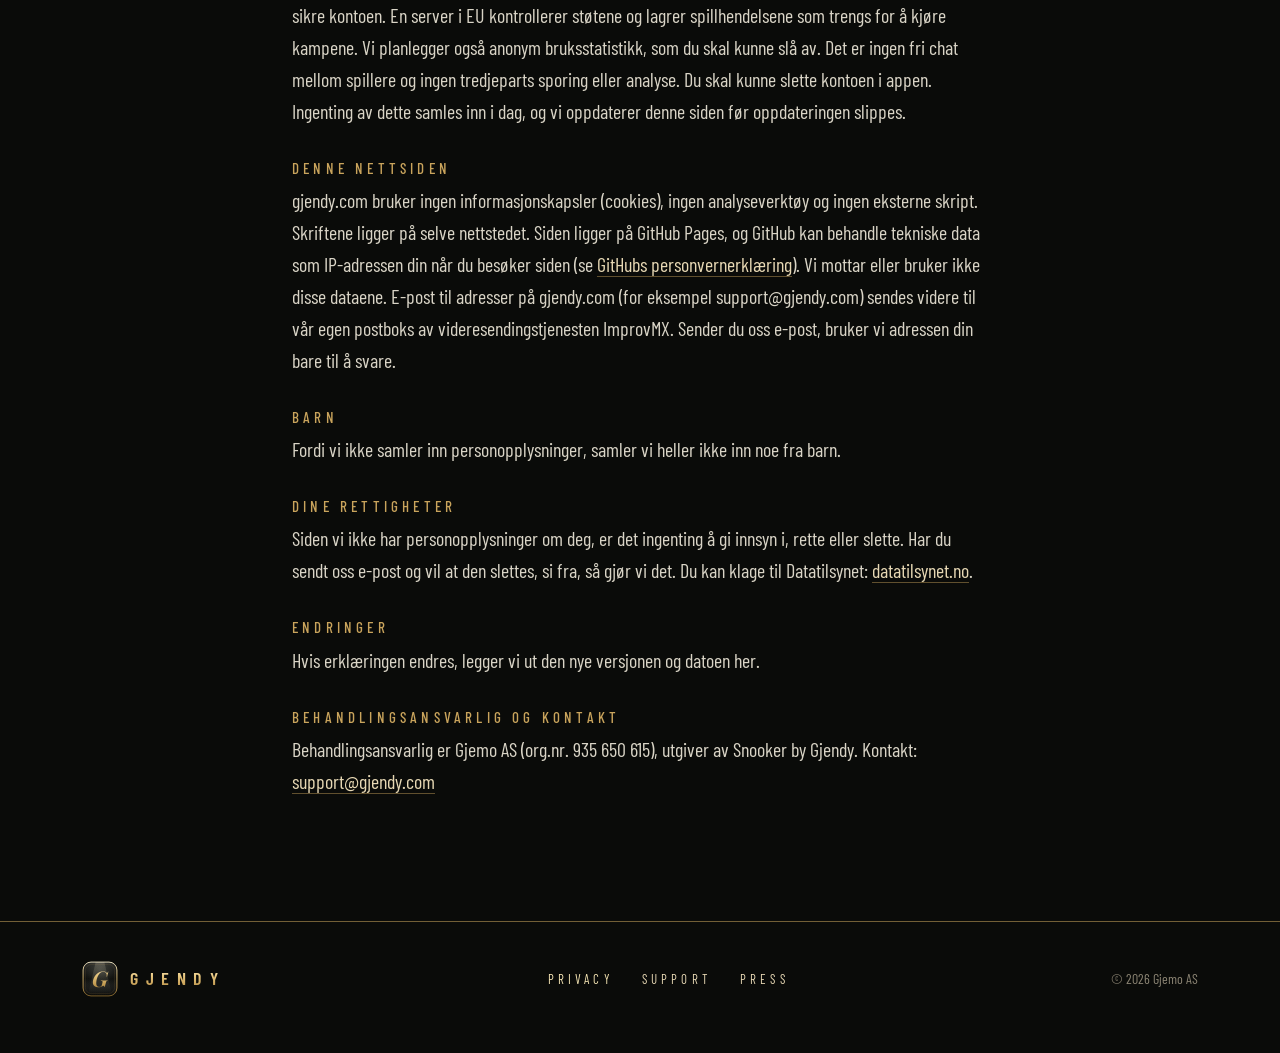
<file: privacy.html>
<!doctype html>
<html lang="en">
<head>
<meta charset="utf-8">
<meta name="viewport" content="width=device-width,initial-scale=1">
<title>Privacy Policy - Gjendy</title>
<meta name="description" content="Privacy policy for Snooker by Gjendy. No personal data collected, no ads, no tracking. / Personvernerklæring.">
<meta name="theme-color" content="#0A0B09">
<link rel="canonical" href="https://gjendy.com/privacy.html">
<meta property="og:type" content="website">
<meta property="og:site_name" content="Gjendy">
<meta property="og:title" content="Privacy Policy - Gjendy">
<meta property="og:description" content="We collect nothing. No ads, no tracking. / Personvernerklæring: vi samler ikke inn noe.">
<meta property="og:url" content="https://gjendy.com/privacy.html">
<meta property="og:image" content="https://gjendy.com/og-image.png">
<meta property="og:image:width" content="1200">
<meta property="og:image:height" content="630">
<meta name="twitter:card" content="summary_large_image">
<link rel="icon" href="favicon.svg" type="image/svg+xml">
<link rel="stylesheet" href="style.css">
</head>
<body>
<svg class="sprite" aria-hidden="true" focusable="false"><symbol id="gmark" viewBox="0 0 100 100"><defs><linearGradient id="mkg" x1="0" y1="0" x2="0" y2="1"><stop offset="0" stop-color="#FFF4D2"/><stop offset="0.4" stop-color="#E8C77F"/><stop offset="0.75" stop-color="#C29A50"/><stop offset="1" stop-color="#8A6A2E"/></linearGradient><radialGradient id="mksq" cx="50%" cy="22%" r="85%"><stop offset="0" stop-color="#2E2F29"/><stop offset="0.5" stop-color="#121310"/><stop offset="1" stop-color="#070806"/></radialGradient><linearGradient id="mkcone" x1="0" y1="0" x2="0" y2="1"><stop offset="0" stop-color="#FFF4D2" stop-opacity="0.16"/><stop offset="1" stop-color="#FFF4D2" stop-opacity="0"/></linearGradient><linearGradient id="mkbev" x1="0" y1="0" x2="0" y2="1"><stop offset="0" stop-color="#fff" stop-opacity="0.10"/><stop offset="0.5" stop-color="#fff" stop-opacity="0"/><stop offset="1" stop-color="#000" stop-opacity="0.25"/></linearGradient><clipPath id="mkcl"><rect x="3" y="3" width="94" height="94" rx="22"/></clipPath></defs><rect x="3" y="3" width="94" height="94" rx="22" fill="url(#mksq)"/><g clip-path="url(#mkcl)"><polygon points="38,3 62,3 84,97 16,97" fill="url(#mkcone)"/><rect x="3" y="3" width="94" height="94" fill="url(#mkbev)"/></g><rect x="3" y="3" width="94" height="94" rx="22" fill="none" stroke="url(#mkg)" stroke-width="2.4"/><rect x="9.5" y="9.5" width="81" height="81" rx="16.5" fill="none" stroke="#C9A45C" stroke-width="0.6" opacity="0.55"/><text x="50" y="71" text-anchor="middle" font-family="Playfair Display, Georgia, serif" font-style="italic" font-weight="700" font-size="60" fill="url(#mkg)">G</text></symbol></svg>
<div class="topbar">
<header class="topbar-in">
<nav class="nav" aria-label="Main"><a href="snooker.html">Snooker</a><a href="press.html">Press</a><a href="support.html">Support</a></nav>
</header>
</div>
<main>
<div class="page">
<p class="langs"><a href="#en">English</a> &nbsp;/&nbsp; <a href="#no">Norsk</a></p>

<section id="en" lang="en">
<p class="eyebrow">Privacy Policy</p>
<h1>We collect nothing.</h1>
<p class="lead">Last updated: 2 October 2026. Applies to Snooker by Gjendy and to gjendy.com.</p>

<h3>The short version</h3>
<p>Snooker by Gjendy does not collect, store on our servers, or share any personal data. It has no ads and no tracking. This applies to the app on the Apple App Store and on Google Play, and to this website.</p>

<h3>The game</h3>
<ul>
<li><strong>No data collection.</strong> We do not collect personal data. We have no account system and no analytics.</li>
<li><strong>No ads, no tracking.</strong> The game contains no advertising and no third-party ad or tracking SDKs, and it does not use an advertising ID. We will not add advertising to the game.</li>
<li><strong>Stored on your device only.</strong> Your choices (help level and options, last opponent, match format, cue hand, vibration and graphics quality), whether you have finished your first match, your records (highest break, centuries, maximum breaks, matches won, opponents beaten), your progress on the Road to 147 with the rewards you chose, the daily positions you have solved, and the date you first launched the game are saved locally on your phone. We cannot see them and they are never sent anywhere. Deleting the app deletes them. Your device's own backup, run by Apple or Google, may include them.</li>
<li><strong>Sharing is your choice.</strong> The game can make a short clip of your best shot. It is made on your phone and kept only temporarily. It is shared only if you choose to, through your phone's own share menu. We receive nothing.</li>
</ul>

<h3>Online play (planned, not in version 1.0)</h3>
<p>Version 1.0 has no network code and no accounts. A later update is planned to add online play between iPhone and Android, such as live matches and matches by correspondence. It is expected to work like this: an anonymous account is created automatically, with an optional player name and optional Sign in with Apple or Google to secure the account. A server in the EU checks the shots and stores the game events needed to run the matches. We also plan anonymous usage statistics, which you will be able to switch off. There is no free chat between players and no third-party tracking or analytics. You will be able to delete your account in the app. Nothing of this is collected today, and we will update this page before that update is released.</p>

<h3>This website</h3>
<p>gjendy.com uses no cookies, no analytics and no external scripts. Its fonts are hosted on the site itself. The site is hosted on GitHub Pages, and GitHub may process technical data such as your IP address when you visit (see <a href="https://docs.github.com/en/site-policy/privacy-policies/github-general-privacy-statement">GitHub's privacy statement</a>). We do not receive or use that data. E-mail sent to addresses on gjendy.com (such as support@gjendy.com) is passed on to our own mailbox by the forwarding service ImprovMX. If you email us, we use your address only to reply.</p>

<h3>Children</h3>
<p>Because we collect no personal data, we collect none from children either.</p>

<h3>Your rights</h3>
<p>Since we hold no personal data about you, there is nothing to access, correct or delete. If you emailed us and want that correspondence deleted, ask and we will. You can complain to your data protection authority; in Norway, that is <a href="https://www.datatilsynet.no/">Datatilsynet</a>.</p>

<h3>Changes</h3>
<p>If this policy changes, the new version and date will be posted here.</p>

<h3>Data controller and contact</h3>
<p>The data controller is Gjemo AS (org. no. 935 650 615), publisher of Snooker by Gjendy. Contact: <a href="mailto:support@gjendy.com">support@gjendy.com</a></p>
</section>

<section id="no" lang="nb">
<h2>Norsk</h2>
<p class="eyebrow" style="margin-top:24px">Personvernerklæring</p>
<h1>Vi samler ikke inn noe.</h1>
<p class="lead">Sist oppdatert: 2. oktober 2026. Gjelder Snooker by Gjendy og gjendy.com.</p>

<h3>Kort fortalt</h3>
<p>Snooker by Gjendy samler ikke inn, lagrer på våre servere eller deler personopplysninger. Spillet har ingen reklame og ingen sporing. Dette gjelder appen i Apple App Store og i Google Play, og denne nettsiden.</p>

<h3>Spillet</h3>
<ul>
<li><strong>Ingen innsamling.</strong> Vi samler ikke inn personopplysninger. Vi har ikke brukerkontoer og ingen analyseverktøy.</li>
<li><strong>Ingen reklame, ingen sporing.</strong> Spillet inneholder ingen reklame og ingen tredjeparts reklame- eller sporings-SDK-er, og bruker ingen reklame-ID. Vi kommer ikke til å legge reklame inn i spillet.</li>
<li><strong>Lagres bare på enheten din.</strong> Valgene dine (hjelpenivå og innstillinger, siste motstander, kampformat, køhånd, vibrasjon og grafikkvalitet), om du har spilt ferdig den første kampen, rekordene dine (høyeste break, centuries, maksimumbreak, vunne kamper, slåtte motstandere), framgangen din på Veien til 147 med belønningene du har valgt, hvilke daglige posisjoner du har løst, og datoen du startet spillet første gang lagres lokalt på telefonen din. Vi kan ikke se dem, og de sendes aldri noe sted. Sletter du appen, slettes de. Enhetens egen sikkerhetskopi, som Apple eller Google styrer, kan inneholde dem.</li>
<li><strong>Deling er ditt valg.</strong> Spillet kan lage et kort klipp av det beste støtet ditt. Det lages på telefonen din og lagres bare midlertidig. Det deles bare hvis du selv velger det, gjennom telefonens egen delingsmeny. Vi mottar ingenting.</li>
</ul>

<h3>Nettspill (planlagt, ikke i versjon 1.0)</h3>
<p>Versjon 1.0 har ingen nettkode og ingen kontoer. En senere oppdatering er planlagt med nettspill mellom iPhone og Android, for eksempel live-kamper og korrespondansekamper. Tanken er slik: en anonym konto opprettes automatisk, med valgfritt spillernavn og valgfri Sign in with Apple eller Google for å sikre kontoen. En server i EU kontrollerer støtene og lagrer spillhendelsene som trengs for å kjøre kampene. Vi planlegger også anonym bruksstatistikk, som du skal kunne slå av. Det er ingen fri chat mellom spillere og ingen tredjeparts sporing eller analyse. Du skal kunne slette kontoen i appen. Ingenting av dette samles inn i dag, og vi oppdaterer denne siden før oppdateringen slippes.</p>

<h3>Denne nettsiden</h3>
<p>gjendy.com bruker ingen informasjonskapsler (cookies), ingen analyseverktøy og ingen eksterne skript. Skriftene ligger på selve nettstedet. Siden ligger på GitHub Pages, og GitHub kan behandle tekniske data som IP-adressen din når du besøker siden (se <a href="https://docs.github.com/en/site-policy/privacy-policies/github-general-privacy-statement">GitHubs personvernerklæring</a>). Vi mottar eller bruker ikke disse dataene. E-post til adresser på gjendy.com (for eksempel support@gjendy.com) sendes videre til vår egen postboks av videresendingstjenesten ImprovMX. Sender du oss e-post, bruker vi adressen din bare til å svare.</p>

<h3>Barn</h3>
<p>Fordi vi ikke samler inn personopplysninger, samler vi heller ikke inn noe fra barn.</p>

<h3>Dine rettigheter</h3>
<p>Siden vi ikke har personopplysninger om deg, er det ingenting å gi innsyn i, rette eller slette. Har du sendt oss e-post og vil at den slettes, si fra, så gjør vi det. Du kan klage til Datatilsynet: <a href="https://www.datatilsynet.no/">datatilsynet.no</a>.</p>

<h3>Endringer</h3>
<p>Hvis erklæringen endres, legger vi ut den nye versjonen og datoen her.</p>

<h3>Behandlingsansvarlig og kontakt</h3>
<p>Behandlingsansvarlig er Gjemo AS (org.nr. 935 650 615), utgiver av Snooker by Gjendy. Kontakt: <a href="mailto:support@gjendy.com">support@gjendy.com</a></p>
</section>
</div>
</main>
<div class="botbar">
<footer class="botbar-in">
<a class="brand" href="./" aria-label="Gjendy"><svg width="36" height="36" aria-hidden="true"><use href="#gmark"/></svg><span>GJENDY</span></a>
<nav class="nav" aria-label="Footer"><a href="privacy.html" aria-current="page">Privacy</a><a href="support.html">Support</a><a href="press.html">Press</a></nav>
<small>&copy; 2026 Gjemo AS</small>
</footer>
</div>
</body>
</html>
</file>
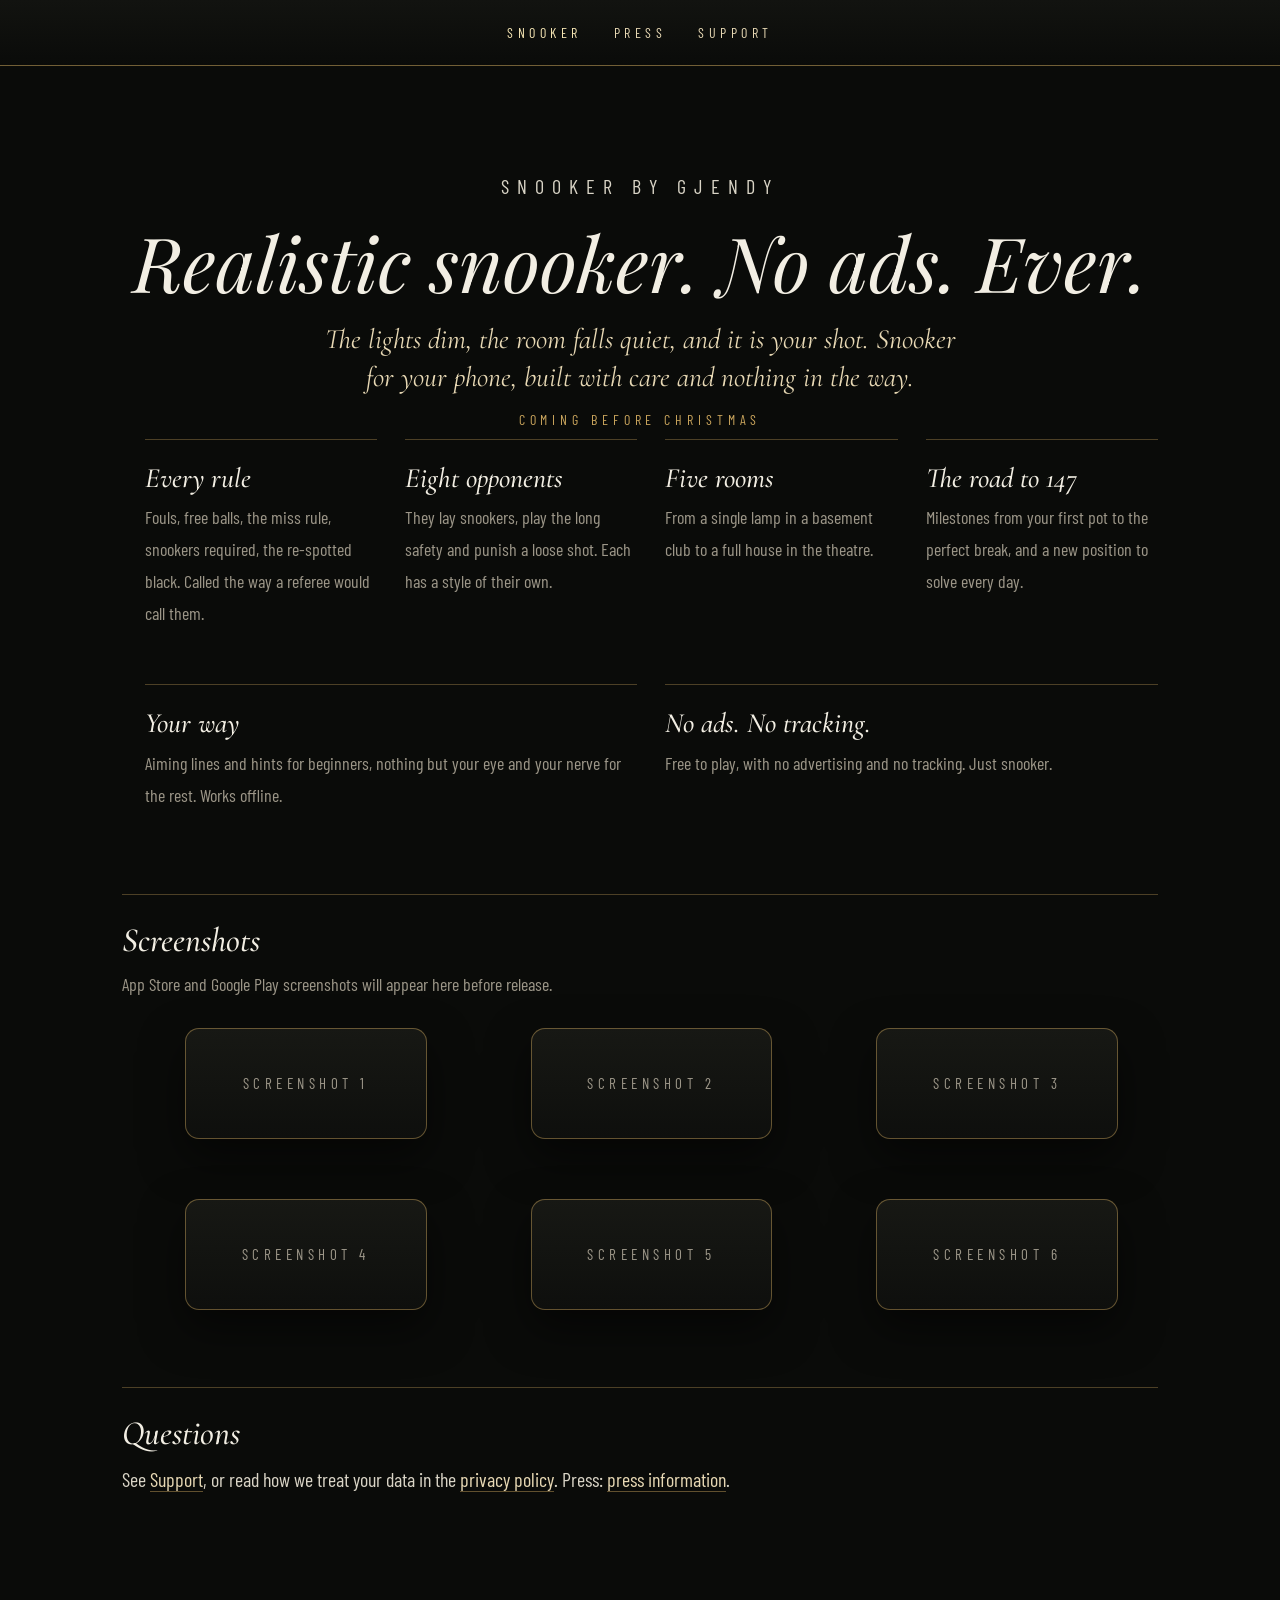
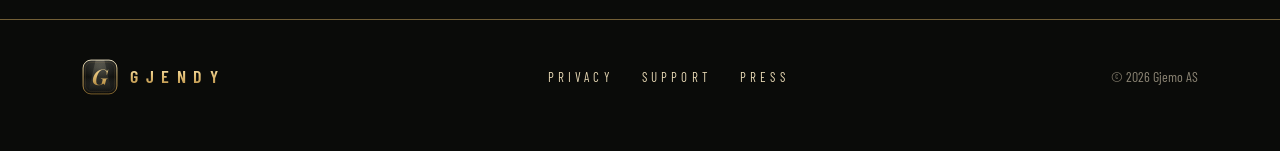
<file: snooker.html>
<!doctype html>
<html lang="en">
<head>
<meta charset="utf-8">
<meta name="viewport" content="width=device-width,initial-scale=1">
<title>Snooker by Gjendy - Realistic snooker. No ads. Ever.</title>
<meta name="description" content="Realistic snooker. No ads. Ever. Full professional rules, eight opponents with minds of their own, and five rooms from a cellar club to the theatre. Coming before Christmas.">
<meta name="theme-color" content="#0A0B09">
<link rel="canonical" href="https://gjendy.com/snooker.html">
<meta property="og:type" content="website">
<meta property="og:site_name" content="Gjendy">
<meta property="og:title" content="Snooker by Gjendy - Realistic snooker. No ads. Ever.">
<meta property="og:description" content="Full professional rules, eight opponents with minds of their own, and five rooms from a cellar club to the theatre. Coming before Christmas.">
<meta property="og:url" content="https://gjendy.com/snooker.html">
<meta property="og:image" content="https://gjendy.com/og-image.png">
<meta property="og:image:width" content="1200">
<meta property="og:image:height" content="630">
<meta property="og:image:alt" content="Snooker by Gjendy. Snooker, as it's meant to be. Coming before Christmas.">
<meta name="twitter:card" content="summary_large_image">
<link rel="icon" href="favicon.svg" type="image/svg+xml">
<link rel="stylesheet" href="style.css">
</head>
<body>
<svg class="sprite" aria-hidden="true" focusable="false"><symbol id="gmark" viewBox="0 0 100 100"><defs><linearGradient id="mkg" x1="0" y1="0" x2="0" y2="1"><stop offset="0" stop-color="#FFF4D2"/><stop offset="0.4" stop-color="#E8C77F"/><stop offset="0.75" stop-color="#C29A50"/><stop offset="1" stop-color="#8A6A2E"/></linearGradient><radialGradient id="mksq" cx="50%" cy="22%" r="85%"><stop offset="0" stop-color="#2E2F29"/><stop offset="0.5" stop-color="#121310"/><stop offset="1" stop-color="#070806"/></radialGradient><linearGradient id="mkcone" x1="0" y1="0" x2="0" y2="1"><stop offset="0" stop-color="#FFF4D2" stop-opacity="0.16"/><stop offset="1" stop-color="#FFF4D2" stop-opacity="0"/></linearGradient><linearGradient id="mkbev" x1="0" y1="0" x2="0" y2="1"><stop offset="0" stop-color="#fff" stop-opacity="0.10"/><stop offset="0.5" stop-color="#fff" stop-opacity="0"/><stop offset="1" stop-color="#000" stop-opacity="0.25"/></linearGradient><clipPath id="mkcl"><rect x="3" y="3" width="94" height="94" rx="22"/></clipPath></defs><rect x="3" y="3" width="94" height="94" rx="22" fill="url(#mksq)"/><g clip-path="url(#mkcl)"><polygon points="38,3 62,3 84,97 16,97" fill="url(#mkcone)"/><rect x="3" y="3" width="94" height="94" fill="url(#mkbev)"/></g><rect x="3" y="3" width="94" height="94" rx="22" fill="none" stroke="url(#mkg)" stroke-width="2.4"/><rect x="9.5" y="9.5" width="81" height="81" rx="16.5" fill="none" stroke="#C9A45C" stroke-width="0.6" opacity="0.55"/><text x="50" y="71" text-anchor="middle" font-family="Playfair Display, Georgia, serif" font-style="italic" font-weight="700" font-size="60" fill="url(#mkg)">G</text></symbol></svg>
<div class="topbar">
<header class="topbar-in">
<nav class="nav" aria-label="Main"><a href="snooker.html" aria-current="page">Snooker</a><a href="press.html">Press</a><a href="support.html">Support</a></nav>
</header>
</div>
<main>
<div class="page wide">

<section class="pitch">
<p class="eyebrow">Snooker by Gjendy</p>
<h1>Realistic snooker. No ads. Ever.</h1>
<p class="lead">The lights dim, the room falls quiet, and it is your shot. Snooker for your phone, built with care and nothing in the way.</p>
<p class="when">Coming before Christmas</p>
</section>

<ul class="facts">
<li><b>Every rule</b><span>Fouls, free balls, the miss rule, snookers required, the re-spotted black. Called the way a referee would call them.</span></li>
<li><b>Eight opponents</b><span>They lay snookers, play the long safety and punish a loose shot. Each has a style of their own.</span></li>
<li><b>Five rooms</b><span>From a single lamp in a basement club to a full house in the theatre.</span></li>
<li><b>The road to 147</b><span>Milestones from your first pot to the perfect break, and a new position to solve every day.</span></li>
<li><b>Your way</b><span>Aiming lines and hints for beginners, nothing but your eye and your nerve for the rest. Works offline.</span></li>
<li><b>No ads. No tracking.</b><span>Free to play, with no advertising and no tracking. Just snooker.</span></li>
</ul>

<h2>Screenshots</h2>
<p class="muted">App Store and Google Play screenshots will appear here before release.</p>
<ul class="shots">
<li class="shot"><figure class="shot-frame" role="img" aria-label="Screenshot 1 coming soon">Screenshot 1</figure></li>
<li class="shot"><figure class="shot-frame" role="img" aria-label="Screenshot 2 coming soon">Screenshot 2</figure></li>
<li class="shot"><figure class="shot-frame" role="img" aria-label="Screenshot 3 coming soon">Screenshot 3</figure></li>
<li class="shot"><figure class="shot-frame" role="img" aria-label="Screenshot 4 coming soon">Screenshot 4</figure></li>
<li class="shot"><figure class="shot-frame" role="img" aria-label="Screenshot 5 coming soon">Screenshot 5</figure></li>
<li class="shot"><figure class="shot-frame" role="img" aria-label="Screenshot 6 coming soon">Screenshot 6</figure></li>
</ul>

<h2>Questions</h2>
<p>See <a href="support.html">Support</a>, or read how we treat your data in the <a href="privacy.html">privacy policy</a>. Press: <a href="press.html">press information</a>.</p>

</div>
</main>
<div class="botbar">
<footer class="botbar-in">
<a class="brand" href="./" aria-label="Gjendy"><svg width="36" height="36" aria-hidden="true"><use href="#gmark"/></svg><span>GJENDY</span></a>
<nav class="nav" aria-label="Footer"><a href="privacy.html">Privacy</a><a href="support.html">Support</a><a href="press.html">Press</a></nav>
<small>&copy; 2026 Gjemo AS</small>
</footer>
</div>
</body>
</html>
</file>
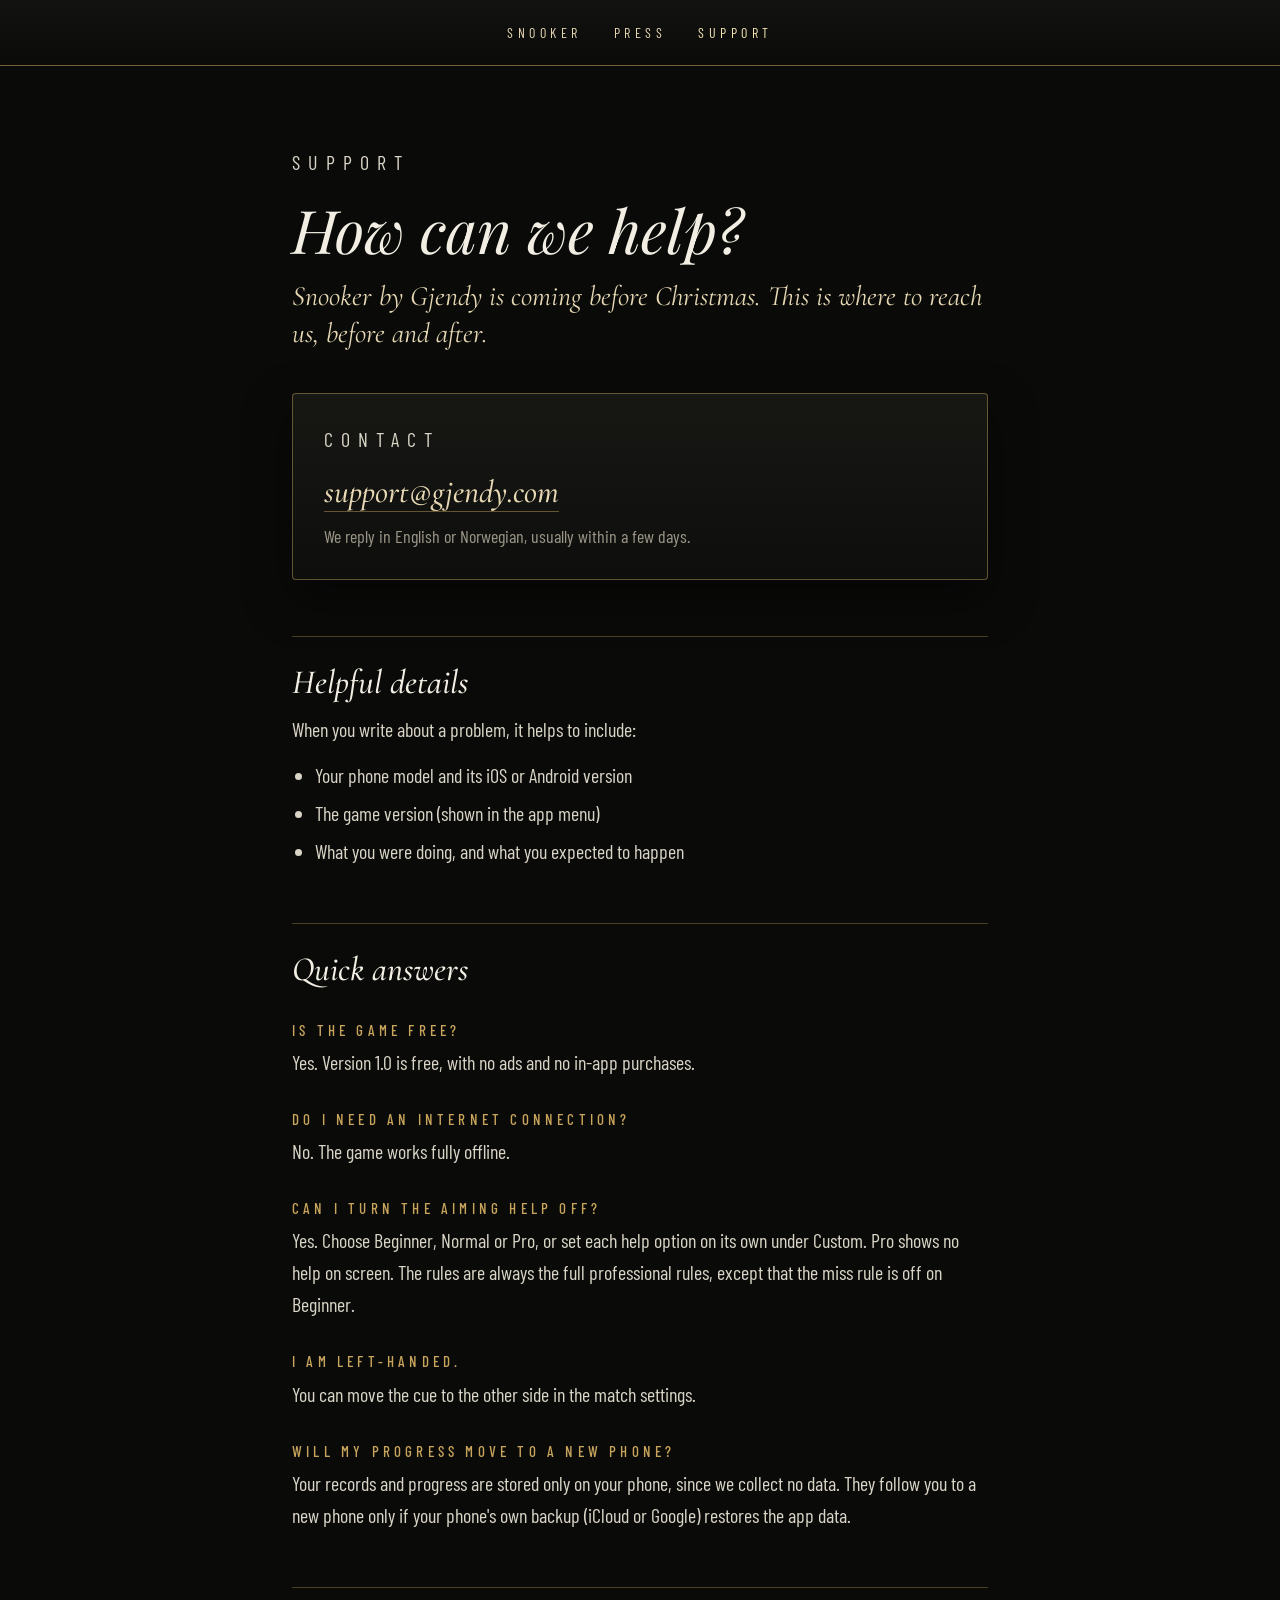
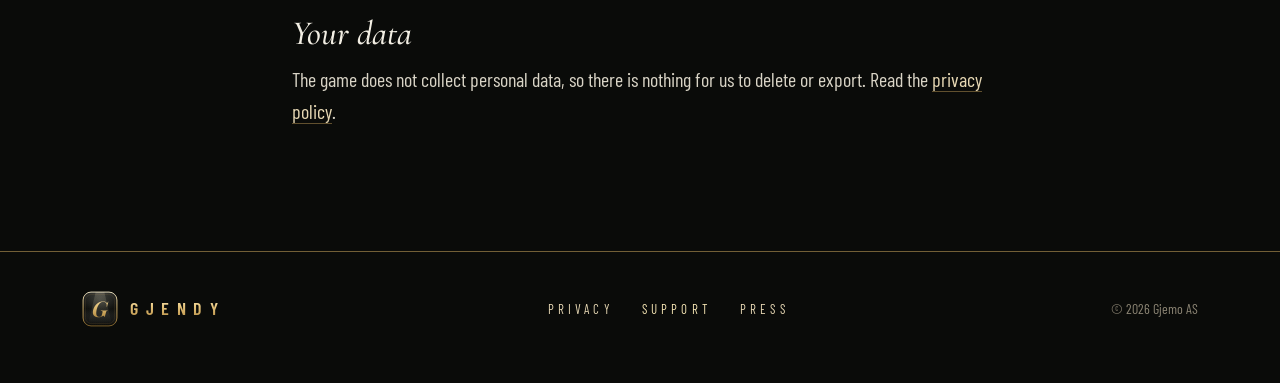
<file: support.html>
<!doctype html>
<html lang="en">
<head>
<meta charset="utf-8">
<meta name="viewport" content="width=device-width,initial-scale=1">
<title>Support - Gjendy</title>
<meta name="description" content="Support and contact for Snooker by Gjendy.">
<meta name="theme-color" content="#0A0B09">
<link rel="canonical" href="https://gjendy.com/support.html">
<meta property="og:type" content="website">
<meta property="og:site_name" content="Gjendy">
<meta property="og:title" content="Support - Gjendy">
<meta property="og:description" content="Contact and support for Snooker by Gjendy.">
<meta property="og:url" content="https://gjendy.com/support.html">
<meta property="og:image" content="https://gjendy.com/og-image.png">
<meta property="og:image:width" content="1200">
<meta property="og:image:height" content="630">
<meta name="twitter:card" content="summary_large_image">
<link rel="icon" href="favicon.svg" type="image/svg+xml">
<link rel="stylesheet" href="style.css">
</head>
<body>
<svg class="sprite" aria-hidden="true" focusable="false"><symbol id="gmark" viewBox="0 0 100 100"><defs><linearGradient id="mkg" x1="0" y1="0" x2="0" y2="1"><stop offset="0" stop-color="#FFF4D2"/><stop offset="0.4" stop-color="#E8C77F"/><stop offset="0.75" stop-color="#C29A50"/><stop offset="1" stop-color="#8A6A2E"/></linearGradient><radialGradient id="mksq" cx="50%" cy="22%" r="85%"><stop offset="0" stop-color="#2E2F29"/><stop offset="0.5" stop-color="#121310"/><stop offset="1" stop-color="#070806"/></radialGradient><linearGradient id="mkcone" x1="0" y1="0" x2="0" y2="1"><stop offset="0" stop-color="#FFF4D2" stop-opacity="0.16"/><stop offset="1" stop-color="#FFF4D2" stop-opacity="0"/></linearGradient><linearGradient id="mkbev" x1="0" y1="0" x2="0" y2="1"><stop offset="0" stop-color="#fff" stop-opacity="0.10"/><stop offset="0.5" stop-color="#fff" stop-opacity="0"/><stop offset="1" stop-color="#000" stop-opacity="0.25"/></linearGradient><clipPath id="mkcl"><rect x="3" y="3" width="94" height="94" rx="22"/></clipPath></defs><rect x="3" y="3" width="94" height="94" rx="22" fill="url(#mksq)"/><g clip-path="url(#mkcl)"><polygon points="38,3 62,3 84,97 16,97" fill="url(#mkcone)"/><rect x="3" y="3" width="94" height="94" fill="url(#mkbev)"/></g><rect x="3" y="3" width="94" height="94" rx="22" fill="none" stroke="url(#mkg)" stroke-width="2.4"/><rect x="9.5" y="9.5" width="81" height="81" rx="16.5" fill="none" stroke="#C9A45C" stroke-width="0.6" opacity="0.55"/><text x="50" y="71" text-anchor="middle" font-family="Playfair Display, Georgia, serif" font-style="italic" font-weight="700" font-size="60" fill="url(#mkg)">G</text></symbol></svg>
<div class="topbar">
<header class="topbar-in">
<nav class="nav" aria-label="Main"><a href="snooker.html">Snooker</a><a href="press.html">Press</a><a href="support.html" aria-current="page">Support</a></nav>
</header>
</div>
<main>
<div class="page">
<p class="eyebrow">Support</p>
<h1>How can we help?</h1>
<p class="lead">Snooker by Gjendy is coming before Christmas. This is where to reach us, before and after.</p>
<div class="panel">
<p class="eyebrow">Contact</p>
<p class="big"><a href="mailto:support@gjendy.com">support@gjendy.com</a></p>
<p class="muted" style="margin-top:10px">We reply in English or Norwegian, usually within a few days.</p>
</div>
<h2>Helpful details</h2>
<p>When you write about a problem, it helps to include:</p>
<ul>
<li>Your phone model and its iOS or Android version</li>
<li>The game version (shown in the app menu)</li>
<li>What you were doing, and what you expected to happen</li>
</ul>
<h2>Quick answers</h2>
<h3>Is the game free?</h3>
<p>Yes. Version 1.0 is free, with no ads and no in-app purchases.</p>
<h3>Do I need an internet connection?</h3>
<p>No. The game works fully offline.</p>
<h3>Can I turn the aiming help off?</h3>
<p>Yes. Choose Beginner, Normal or Pro, or set each help option on its own under Custom. Pro shows no help on screen. The rules are always the full professional rules, except that the miss rule is off on Beginner.</p>
<h3>I am left-handed.</h3>
<p>You can move the cue to the other side in the match settings.</p>
<h3>Will my progress move to a new phone?</h3>
<p>Your records and progress are stored only on your phone, since we collect no data. They follow you to a new phone only if your phone's own backup (iCloud or Google) restores the app data.</p>
<h2>Your data</h2>
<p>The game does not collect personal data, so there is nothing for us to delete or export. Read the <a href="privacy.html">privacy policy</a>.</p>
</div>
</main>
<div class="botbar">
<footer class="botbar-in">
<a class="brand" href="./" aria-label="Gjendy"><svg width="36" height="36" aria-hidden="true"><use href="#gmark"/></svg><span>GJENDY</span></a>
<nav class="nav" aria-label="Footer"><a href="privacy.html">Privacy</a><a href="support.html" aria-current="page">Support</a><a href="press.html">Press</a></nav>
<small>&copy; 2026 Gjemo AS</small>
</footer>
</div>
</body>
</html>
</file>
<file: style.css>
/* Fonts are self-hosted (see fonts/README.txt): no request leaves gjendy.com. */
@font-face{font-family:'Barlow Condensed';font-style:normal;font-weight:400;font-display:swap;src:url(fonts/barlow-condensed-400.woff2) format('woff2')}
@font-face{font-family:'Barlow Condensed';font-style:normal;font-weight:500;font-display:swap;src:url(fonts/barlow-condensed-500.woff2) format('woff2')}
@font-face{font-family:'Cormorant Garamond';font-style:italic;font-weight:400 500;font-display:swap;src:url(fonts/cormorant-garamond-italic.woff2) format('woff2')}
@font-face{font-family:'Barlow Condensed';font-style:normal;font-weight:600;font-display:swap;src:url(fonts/barlow-condensed-600.woff2) format('woff2')}
@font-face{font-family:'Playfair Display';font-style:italic;font-weight:400;font-display:swap;src:url(fonts/playfair-display-italic-400.woff2) format('woff2')}
@font-face{font-family:'Playfair Display';font-style:italic;font-weight:700;font-display:swap;src:url(fonts/playfair-display-italic-700.woff2) format('woff2')}

:root{color-scheme:dark;--ink:#0A0B09;--ink2:#121310;--text:#F2EEE3;--soft:#E7D8B4;--muted:#9C9688;--brass:#C9A45C;--brass-hi:#F6E6B4}
*,*::before,*::after{box-sizing:border-box}
html{-webkit-text-size-adjust:100%}
body{margin:0;background:var(--ink);color:var(--text);font-family:'Barlow Condensed',system-ui,sans-serif;font-size:19px;line-height:1.55;min-height:100vh;display:flex;flex-direction:column}
a{color:var(--soft);text-decoration:none}
a:hover{color:var(--brass-hi)}
a:focus-visible{outline:2px solid var(--brass);outline-offset:3px}
main{flex:1}
img,svg{max-width:100%}

/* Brass wordmark and rules */
.topbar{position:relative;background:linear-gradient(180deg,var(--ink2),var(--ink));box-shadow:inset 0 -1px 0 rgba(201,164,92,.55)}
.topbar-in{max-width:1180px;margin:0 auto;padding:22px 32px;display:flex;align-items:center;justify-content:center;gap:12px 24px;flex-wrap:wrap}
.brand{display:flex;align-items:center;gap:12px}
.brand svg{display:block;flex:none}
.brand span{font-weight:600;font-size:18px;letter-spacing:.42em;background:linear-gradient(180deg,#FFF4D2 0%,#E8C77F 40%,#C29A50 75%,#8A6A2E 100%);-webkit-background-clip:text;background-clip:text;color:transparent}
.sprite{position:absolute;width:0;height:0;overflow:hidden}
.appicon{margin-bottom:10px;filter:drop-shadow(0 18px 30px rgba(0,0,0,.6))}
.appicon svg{display:block;width:104px;height:104px;border-radius:22.4%;overflow:hidden}
.nav{display:flex;gap:32px;font-size:14px;letter-spacing:.32em;text-transform:uppercase}
.nav a{display:inline-block;padding:14px 6px;margin:-14px -6px}
.nav a[aria-current]{color:var(--brass-hi)}
.botbar{background:var(--ink);box-shadow:inset 0 1px 0 rgba(201,164,92,.55);margin-top:auto}
.botbar-in{max-width:1180px;margin:0 auto;padding:40px 32px 56px;display:flex;flex-wrap:wrap;gap:24px;align-items:center;justify-content:space-between}
.botbar .nav{gap:28px;font-size:13px}
.botbar small{font-size:14px;color:#8C8574}

/* Home: hero */
.hero{position:relative;overflow:hidden;background:var(--ink);padding:120px 32px 140px;display:flex;flex-direction:column;align-items:center;gap:22px;text-align:center}
.hero-glow{position:absolute;inset:0;background:radial-gradient(ellipse 55% 70% at 50% 15%,#34352E 0%,#16170F 50%,transparent 80%)}
.hero>*{position:relative}
.hero>.hero-glow,.hero>.mote{position:absolute}
.rule-fade{width:180px;height:1px;background:linear-gradient(90deg,transparent,var(--brass),transparent)}
.logo{margin:0;font-family:'Playfair Display',serif;font-style:italic;font-weight:400;font-size:clamp(72px,13vw,168px);line-height:1.05;padding:0 12px;background:linear-gradient(100deg,#A57E3A 0%,#D4B06A 35%,#FFF6DA 48%,#D4B06A 60%,#A57E3A 100%);-webkit-background-clip:text;background-clip:text;color:transparent;filter:drop-shadow(0 4px 3px rgba(0,0,0,.6))}
.by{display:flex;align-items:center;gap:16px}
.by i{display:block;width:60px;height:1px;background:var(--brass)}
.by span{font-size:17px;letter-spacing:.5em;padding-left:.5em;color:var(--soft)}
.tag{margin:18px 0 0;font-family:'Cormorant Garamond',serif;font-style:italic;font-size:30px;color:var(--soft)}
.sub{margin:0;font-size:19px;color:var(--muted);max-width:560px;line-height:1.5}
.coming{margin-top:24px;display:flex;flex-direction:column;align-items:center;gap:10px}
.coming>div:not(.appicon){font-size:14px;letter-spacing:.35em;color:var(--brass)}

/* Animations (all off under prefers-reduced-motion) */
@keyframes sheen{0%{background-position:150% 0}55%{background-position:-50% 0}100%{background-position:-50% 0}}
@keyframes breathe{0%,100%{opacity:.75}50%{opacity:1}}
@keyframes dust{0%{transform:translate(0,0);opacity:0}15%{opacity:.7}100%{transform:translate(30px,-220px);opacity:0}}
@keyframes rise{from{opacity:0;transform:translateY(18px)}to{opacity:1;transform:none}}
/* The balls move with transform (not left/top), so the animation runs on the compositor.
   Percentages are of the ball's own size (2.6% of the table width, square); the table is 2:1.
   cue: 22%,60% -> 62.5%,43.5%   =  +40.5/2.6 = 1557.7%,  -16.5*0.5/2.6 = -317.3%
   red: 65.5%,41% -> 95.4%,4.2%  =  +29.9/2.6 = 1150%,    -36.8*0.5/2.6 = -707.7% */
@keyframes cue{0%,12%{transform:translate(0,0)}30%,100%{transform:translate(1557.7%,-317.3%)}}
@keyframes red{0%,28%{opacity:1;transform:translate(0,0) scale(1)}52%{opacity:1;transform:translate(1150%,-707.7%) scale(.95)}58%,100%{opacity:0;transform:translate(1150%,-707.7%) scale(.5)}}
.sheen{background-size:250% 100%!important;animation:sheen 7s ease-in-out infinite}
.breathe{animation:breathe 6s ease-in-out infinite}
.mote{position:absolute;width:3px;height:3px;border-radius:50%;background:var(--brass-hi);filter:blur(.5px);opacity:0;animation:dust 9s linear infinite}
.rise{animation:rise 1.2s ease-out both}
.d3{animation-delay:.3s}.d5{animation-delay:.5s}.d7{animation-delay:.7s}
.card{transition:transform .5s ease,box-shadow .5s ease}
.card:hover{transform:translateY(-6px)}
.cueball,.redball{position:absolute;left:22%;top:60%;width:2.6%;aspect-ratio:1;border-radius:50%;box-shadow:0 6px 10px rgba(0,0,0,.45);will-change:transform}
.cueball{background:radial-gradient(circle at 35% 30%,#fff,#E9E4D6 45%,#9E988A);animation:cue 8s cubic-bezier(.2,.6,.3,1) infinite}
.redball{left:65.5%;top:41%;background:radial-gradient(circle at 35% 30%,#F08A80,#C62E24 35%,#6E120C);animation:red 8s cubic-bezier(.2,.6,.3,1) infinite}
@media (prefers-reduced-motion:reduce){.sheen,.breathe,.mote,.rise,.cueball,.redball,.card{animation:none!important;transition:none!important}.card:hover{transform:none}}

/* Home: table */
.stage{max-width:1180px;margin:0 auto;padding:40px 32px 100px}
.table{position:relative;filter:drop-shadow(0 40px 60px rgba(0,0,0,.75))}
.table svg{display:block;width:100%;height:auto}
.table-label{position:absolute;inset:0;display:flex;flex-direction:column;align-items:center;justify-content:center;gap:4px;pointer-events:none}
.table-label .t1{font-family:'Playfair Display',serif;font-style:italic;font-size:clamp(36px,7vw,88px);line-height:1.05;color:rgba(236,226,196,.30);text-shadow:0 1px 0 rgba(0,0,0,.15)}
.table-label .t2{font-weight:500;font-size:clamp(9px,1.2vw,14px);letter-spacing:.5em;padding-left:.5em;color:rgba(236,226,196,.34)}

/* Home: strengths */
.cards{max-width:1180px;margin:0 auto;padding:0 32px 110px;display:flex;flex-wrap:wrap;gap:32px}
.card{position:relative;flex:1 1 260px;display:flex;flex-direction:column;gap:14px;padding:36px 30px;border-radius:4px;background:linear-gradient(180deg,#171814 0%,#0E0F0D 100%);box-shadow:inset 0 0 0 1px rgba(201,164,92,.45),0 18px 44px rgba(0,0,0,.5)}
.pip{display:flex;align-items:center;gap:10px}
.pip i{display:block;width:6px;height:6px;transform:rotate(45deg);background:var(--brass)}
.pip b{display:block;width:40px;height:1px;background:var(--brass)}
.card h2{margin:0;font-family:'Cormorant Garamond',serif;font-style:italic;font-weight:500;font-size:34px;line-height:1.1;color:var(--text)}
.card p{margin:0;font-size:18px;letter-spacing:.02em;line-height:1.55;color:#A9A293}

/* Home: felt band */
.felt{position:relative;overflow:hidden;background:radial-gradient(ellipse 70% 80% at 50% 30%,#23704A 0%,#175A33 50%,#0D3A1F 100%);padding:90px 32px;text-align:center;box-shadow:inset 0 1px 0 var(--brass),inset 0 -1px 0 var(--brass)}
.felt svg{position:absolute;left:0;top:0;width:100%;height:100%;opacity:.5}
.felt p{position:relative;margin:0}
.felt .big{font-family:'Playfair Display',serif;font-style:italic;font-size:clamp(34px,5vw,54px);line-height:1.2;color:var(--text)}
.felt .small{margin-top:16px;font-size:18px;color:var(--soft)}

/* Home: rooms */
.rooms{max-width:1180px;margin:0 auto;padding:110px 32px}
.rooms-head{display:flex;flex-direction:column;align-items:center;gap:14px;margin-bottom:48px;text-align:center}
.eyebrow{font-size:14px;letter-spacing:.4em;color:var(--brass);text-transform:uppercase;margin:0}
.rooms h2{margin:0;font-family:'Playfair Display',serif;font-style:italic;font-weight:400;font-size:clamp(36px,5vw,56px);color:var(--text)}
.room-list{display:flex;flex-wrap:wrap;gap:28px;list-style:none;margin:0;padding:0}
.room-list li{flex:1 1 200px;display:flex;flex-direction:column;gap:8px;padding:22px 0;border-top:1px solid rgba(201,164,92,.35)}
.room-list .n{font-size:14px;letter-spacing:.3em;color:var(--brass)}
.room-list .name{font-family:'Playfair Display',serif;font-style:italic;font-size:26px;color:var(--text)}
.room-list .desc{font-size:17px;color:var(--muted)}

/* Text pages (press, support, privacy) */
.page{max-width:760px;margin:0 auto;padding:80px 32px 110px}
.page .eyebrow{margin-bottom:18px}
.page h1{margin:0 0 16px;font-family:'Playfair Display',serif;font-style:italic;font-weight:400;font-size:clamp(38px,6vw,60px);line-height:1.1;color:var(--text)}
.page .lead{font-family:'Cormorant Garamond',serif;font-style:italic;font-size:28px;line-height:1.35;color:var(--soft);margin:0 0 40px}
.page h2{margin:56px 0 10px;padding-top:26px;border-top:1px solid rgba(201,164,92,.35);font-family:'Cormorant Garamond',serif;font-style:italic;font-weight:500;font-size:34px;line-height:1.15;color:var(--text)}
.page h3{margin:30px 0 4px;font-weight:500;font-size:15px;letter-spacing:.28em;text-transform:uppercase;color:var(--brass)}
.page p,.page li{font-size:20px;line-height:1.6;color:#D9D4C6}
.page p{margin:0 0 14px}
.page ul{padding-left:1.2em;margin:0 0 14px}
.page li{margin-bottom:6px}
.page a{border-bottom:1px solid rgba(201,164,92,.45)}
.page a:hover{border-bottom-color:var(--brass-hi)}
.page .muted{color:var(--muted);font-size:18px}
.langs{font-size:15px;letter-spacing:.28em;text-transform:uppercase;color:var(--muted);margin:0 0 36px}
.langs a{border:0}
.panel{position:relative;padding:30px 32px;margin:34px 0;border-radius:4px;background:linear-gradient(180deg,#171814 0%,#0E0F0D 100%);box-shadow:inset 0 0 0 1px rgba(201,164,92,.45),0 18px 44px rgba(0,0,0,.5)}
.panel p{margin:0}
.panel .big{font-family:'Cormorant Garamond',serif;font-style:italic;font-weight:500;font-size:32px;line-height:1.2;color:var(--text)}

/* Snooker page */
.page.wide{max-width:1100px}
.pitch{text-align:center;padding:24px 0 8px}
.pitch h1{font-size:clamp(40px,7vw,76px);margin-bottom:18px}
.pitch .lead{max-width:640px;margin:0 auto 12px}
.pitch .when{font-size:14px;letter-spacing:.35em;color:var(--brass);text-transform:uppercase;margin:0}
.facts{display:flex;flex-wrap:wrap;gap:28px;list-style:none;margin:48px 0 0;padding:0}
.facts li{flex:1 1 220px;padding:22px 0;border-top:1px solid rgba(201,164,92,.35)}
.facts b{display:block;font-family:'Cormorant Garamond',serif;font-style:italic;font-weight:500;font-size:28px;line-height:1.15;color:var(--text);margin-bottom:6px}
.facts span{font-size:18px;color:var(--muted)}
.shots{display:grid;grid-template-columns:repeat(auto-fill,minmax(min(300px,100%),1fr));gap:24px;margin:28px 0 0;padding:0;list-style:none}
.shot{margin:0}
.shot-frame{display:flex;align-items:center;justify-content:center;aspect-ratio:2868/1320;border-radius:14px;background:linear-gradient(180deg,#171814 0%,#0E0F0D 100%);box-shadow:inset 0 0 0 1px rgba(201,164,92,.45),0 18px 44px rgba(0,0,0,.5);color:var(--muted);font-size:15px;letter-spacing:.3em;text-transform:uppercase}
.shot figcaption{margin-top:10px;font-size:17px;color:var(--muted)}

@media(max-width:640px){
  .topbar-in{padding:16px 20px}
  .brand span{font-size:16px;letter-spacing:.36em}
  .brand svg{width:32px;height:32px}
  .nav{gap:18px;font-size:12px;letter-spacing:.26em}
  .botbar-in{padding:32px 20px 44px}
  .botbar .nav{gap:18px;font-size:12px;letter-spacing:.26em}
  .hero{padding:80px 20px 96px}
  .by span{font-size:13px;letter-spacing:.4em}
  .by i{width:30px}
  .tag{font-size:26px}
  .stage{padding:24px 12px 64px}
  .cards{padding:0 20px 72px;gap:20px}
  .card{padding:28px 24px}
  .felt{padding:64px 20px}
  .rooms{padding:72px 20px}
  .page{padding:56px 20px 80px}
  .page p,.page li{font-size:19px}
  .panel{padding:24px 22px}
}
</file>
